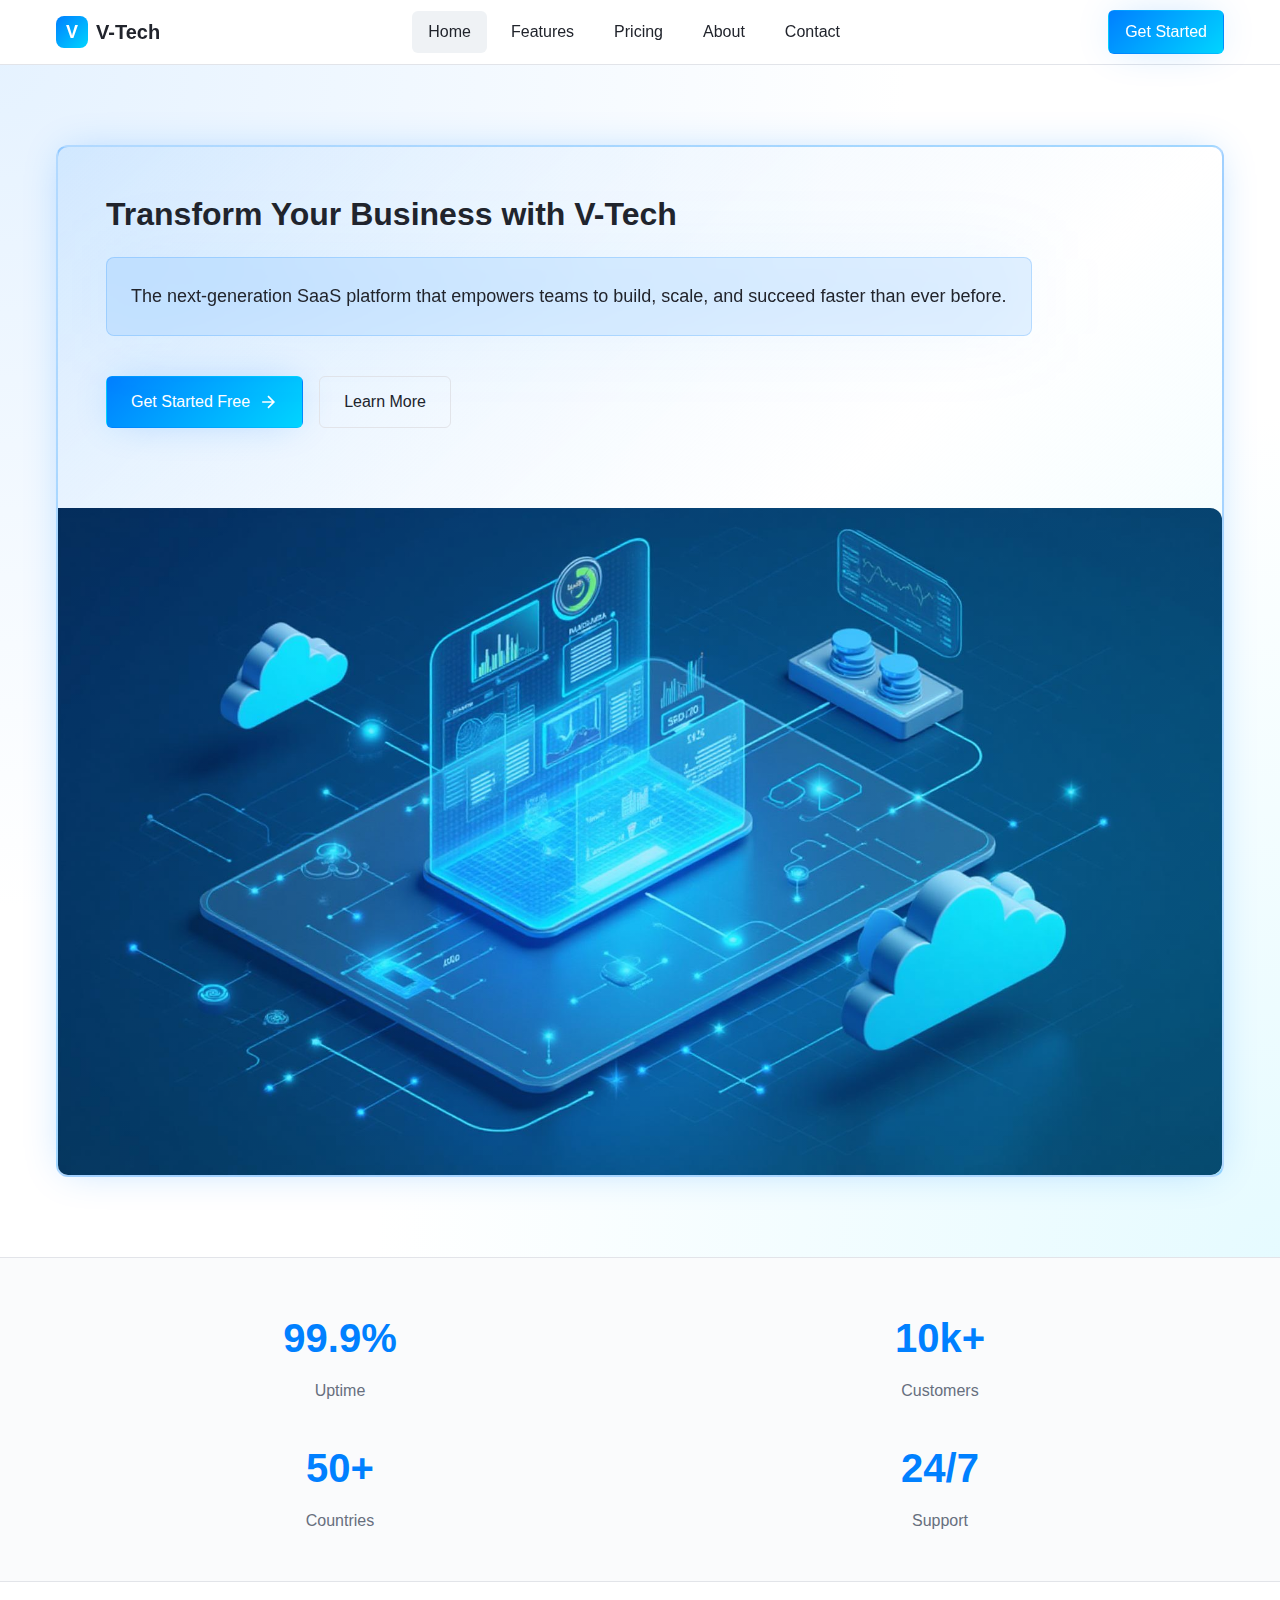
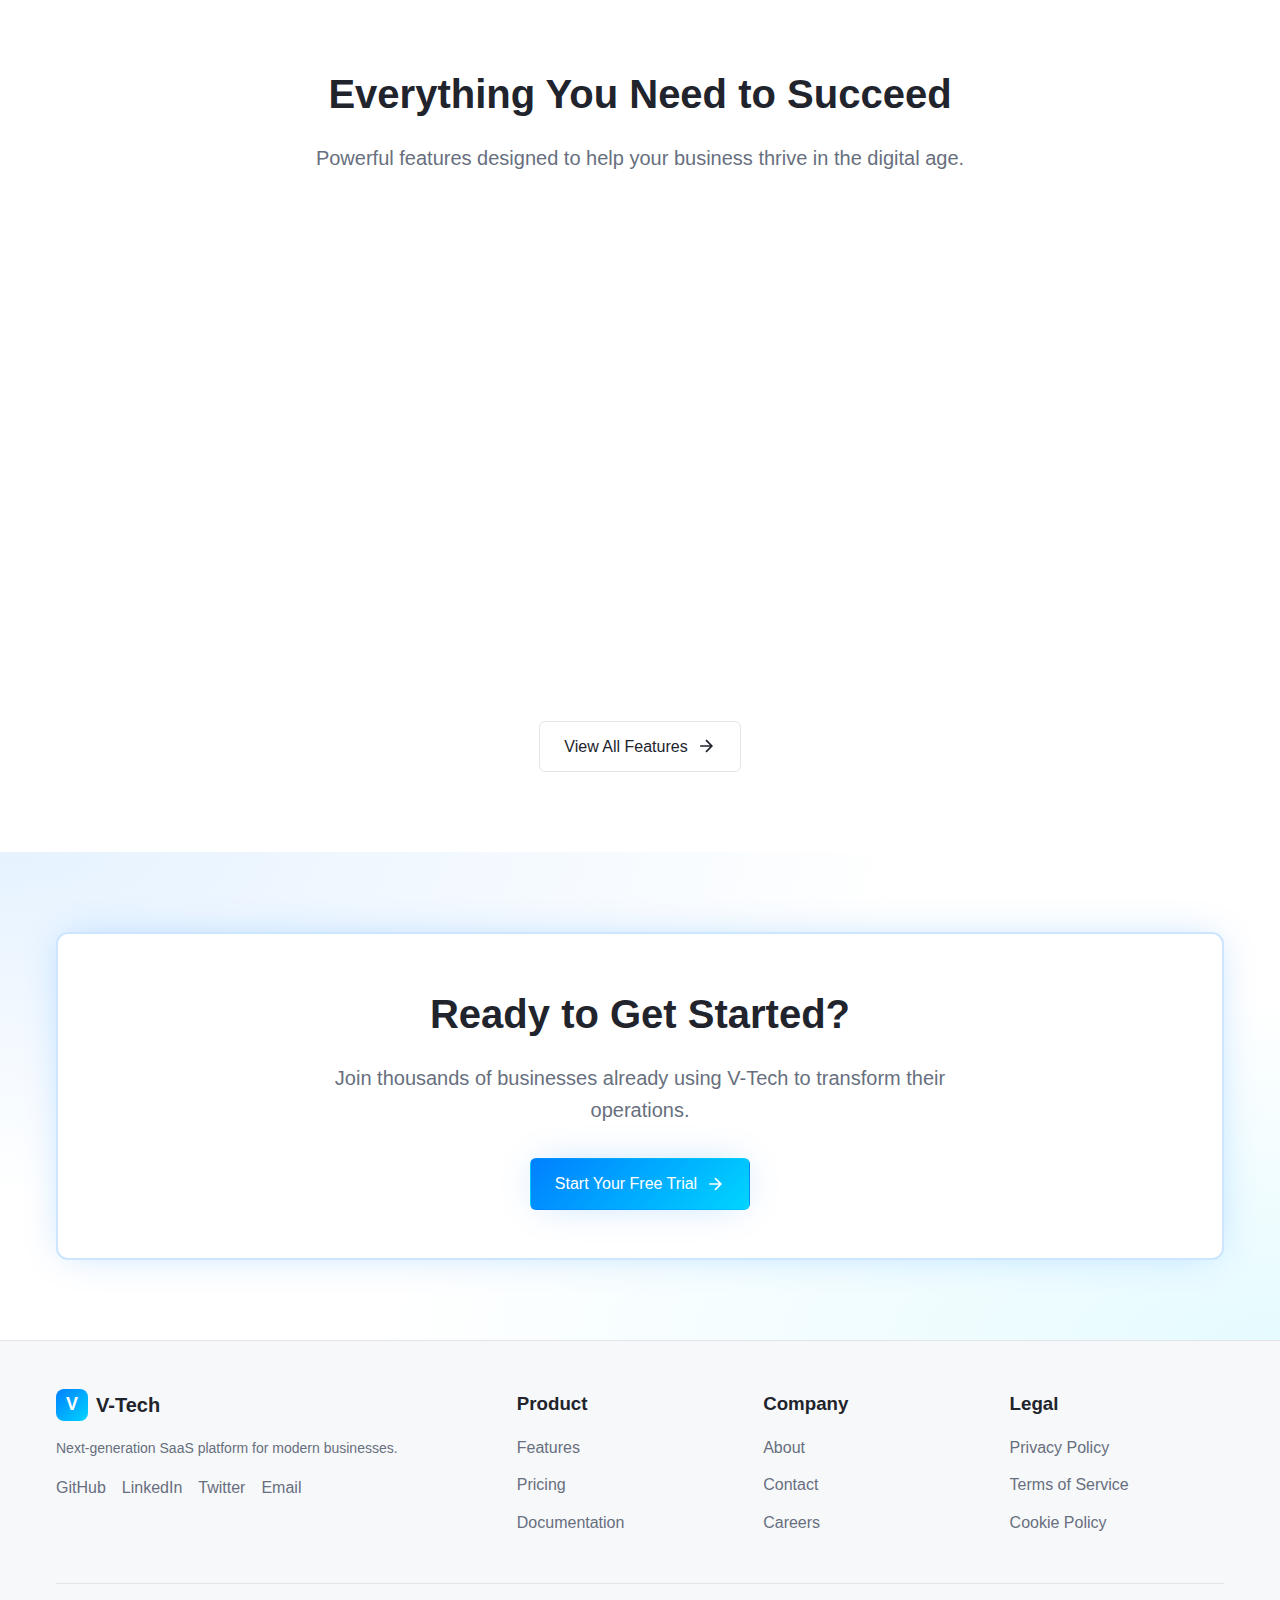
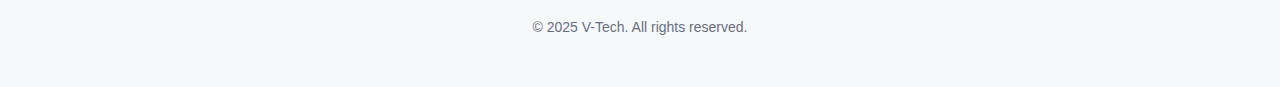
<file: index.html>
<!DOCTYPE html>
<html lang="en">
<head>
    <meta charset="UTF-8">
    <meta name="viewport" content="width=device-width, initial-scale=1.0">
    <title>V-Tech - Next-Generation SaaS Platform</title>
    <meta name="description" content="Transform your business with V-Tech, the leading SaaS platform offering enterprise-grade security, scalability, and innovation for modern businesses.">
    <link rel="stylesheet" href="styles.css">
</head>
<body>
    <!-- Navigation -->
    <nav class="navbar">
        <div class="container nav-container">
            <a href="index.html" class="logo">
                <div class="logo-icon">V</div>
                <span class="logo-text">V-Tech</span>
            </a>
            
            <div class="nav-menu" id="navMenu">
                <a href="index.html" class="nav-link active">Home</a>
                <a href="features.html" class="nav-link">Features</a>
                <a href="pricing.html" class="nav-link">Pricing</a>
                <a href="about.html" class="nav-link">About</a>
                <a href="contact.html" class="nav-link">Contact</a>

            </div>
            
            <a href="contact.html" class="btn btn-primary desktop-cta">Get Started</a>
            
            <button class="mobile-menu-btn" id="mobileMenuBtn">
                <span class="hamburger"></span>
            </button>
        </div>
    </nav>

    <!-- Hero Section -->
    <section class="hero-section">
        <div class="container">
            <div class="hero-card">
                <div class="hero-content">
                    <div class="hero-text">
                        <h1 class="hero-title">Transform Your Business with V-Tech</h1>
                        <div class="hero-tagline-box">
                            <p class="hero-tagline">
                                The next-generation SaaS platform that empowers teams to build, scale, and succeed faster than ever before.
                            </p>
                        </div>
                        <div class="hero-buttons">
                            <a href="contact.html" class="btn btn-primary btn-lg">
                                Get Started Free
                                <svg class="icon-arrow" width="20" height="20" viewBox="0 0 24 24" fill="none" stroke="currentColor" stroke-width="2">
                                    <path d="M5 12h14M12 5l7 7-7 7"/>
                                </svg>
                            </a>
                            <a href="features.html" class="btn btn-outline btn-lg">Learn More</a>
                        </div>
                    </div>
                </div>
                <div class="hero-image">
                    <img src="hero-3d.png" alt="3D visualization of V-Tech SaaS platform">
                </div>
            </div>
        </div>
    </section>

    <!-- Stats Section -->
    <section class="stats-section">
        <div class="container">
            <div class="stats-grid">
                <div class="stat-item">
                    <div class="stat-value">99.9%</div>
                    <div class="stat-label">Uptime</div>
                </div>
                <div class="stat-item">
                    <div class="stat-value">10k+</div>
                    <div class="stat-label">Customers</div>
                </div>
                <div class="stat-item">
                    <div class="stat-value">50+</div>
                    <div class="stat-label">Countries</div>
                </div>
                <div class="stat-item">
                    <div class="stat-value">24/7</div>
                    <div class="stat-label">Support</div>
                </div>
            </div>
        </div>
    </section>

    <!-- Features Section -->
    <section class="features-section">
        <div class="container">
            <div class="section-header">
                <h2 class="section-title">Everything You Need to Succeed</h2>
                <p class="section-subtitle">Powerful features designed to help your business thrive in the digital age.</p>
            </div>
            
            <div class="features-grid">
                <div class="feature-card">
                    <div class="feature-icon">⚡</div>
                    <h3 class="feature-title">Lightning Fast</h3>
                    <p class="feature-description">Built for speed with optimized performance and instant loading times.</p>
                </div>
                <div class="feature-card">
                    <div class="feature-icon">🛡️</div>
                    <h3 class="feature-title">Enterprise Security</h3>
                    <p class="feature-description">Bank-level security with encryption and compliance standards.</p>
                </div>
                <div class="feature-card">
                    <div class="feature-icon">📈</div>
                    <h3 class="feature-title">Scalable Growth</h3>
                    <p class="feature-description">Grow seamlessly from startup to enterprise without limits.</p>
                </div>
                <div class="feature-card">
                    <div class="feature-icon">👥</div>
                    <h3 class="feature-title">Team Collaboration</h3>
                    <p class="feature-description">Work together efficiently with real-time collaboration tools.</p>
                </div>
                <div class="feature-card">
                    <div class="feature-icon">🕐</div>
                    <h3 class="feature-title">24/7 Support</h3>
                    <p class="feature-description">Round-the-clock expert support whenever you need assistance.</p>
                </div>
                <div class="feature-card">
                    <div class="feature-icon">☁️</div>
                    <h3 class="feature-title">Cloud Native</h3>
                    <p class="feature-description">Access your data anywhere with secure cloud infrastructure.</p>
                </div>
            </div>
            
            <div class="section-cta">
                <a href="features.html" class="btn btn-outline btn-lg">
                    View All Features
                    <svg class="icon-arrow" width="20" height="20" viewBox="0 0 24 24" fill="none" stroke="currentColor" stroke-width="2">
                        <path d="M5 12h14M12 5l7 7-7 7"/>
                    </svg>
                </a>
            </div>
        </div>
    </section>

    <!-- CTA Section -->
    <section class="cta-section">
        <div class="container">
            <div class="cta-card">
                <h2 class="cta-title">Ready to Get Started?</h2>
                <p class="cta-description">Join thousands of businesses already using V-Tech to transform their operations.</p>
                <a href="contact.html" class="btn btn-primary btn-lg">
                    Start Your Free Trial
                    <svg class="icon-arrow" width="20" height="20" viewBox="0 0 24 24" fill="none" stroke="currentColor" stroke-width="2">
                        <path d="M5 12h14M12 5l7 7-7 7"/>
                    </svg>
                </a>
            </div>
        </div>
    </section>

    <!-- Footer -->
    <footer class="footer">
        <div class="container">
            <div class="footer-grid">
                <div class="footer-brand">
                    <div class="logo">
                        <div class="logo-icon">V</div>
                        <span class="logo-text">V-Tech</span>
                    </div>
                    <p class="footer-description">Next-generation SaaS platform for modern businesses.</p>
                    <div class="social-links">
                        <a href="#" class="social-link">GitHub</a>
                        <a href="#" class="social-link">LinkedIn</a>
                        <a href="#" class="social-link">Twitter</a>
                        <a href="#" class="social-link">Email</a>
                    </div>
                </div>
                
                <div class="footer-column">
                    <h3 class="footer-heading">Product</h3>
                    <ul class="footer-links">
                        <li><a href="features.html">Features</a></li>
                        <li><a href="pricing.html">Pricing</a></li>
                        <li><a href="#">Documentation</a></li>
                    </ul>
                </div>
                
                <div class="footer-column">
                    <h3 class="footer-heading">Company</h3>
                    <ul class="footer-links">
                        <li><a href="about.html">About</a></li>
                        <li><a href="contact.html">Contact</a></li>
                        <li><a href="#">Careers</a></li>
                    </ul>
                </div>
                
                <div class="footer-column">
                    <h3 class="footer-heading">Legal</h3>
                    <ul class="footer-links">
                        <li><a href="#">Privacy Policy</a></li>
                        <li><a href="#">Terms of Service</a></li>
                        <li><a href="#">Cookie Policy</a></li>
                    </ul>
                </div>
            </div>
            
            <div class="footer-bottom">
                <p>© 2025 V-Tech. All rights reserved.</p>
            </div>
        </div>
    </footer>

    <script src="script.js"></script>
</body>
</html>
</file>
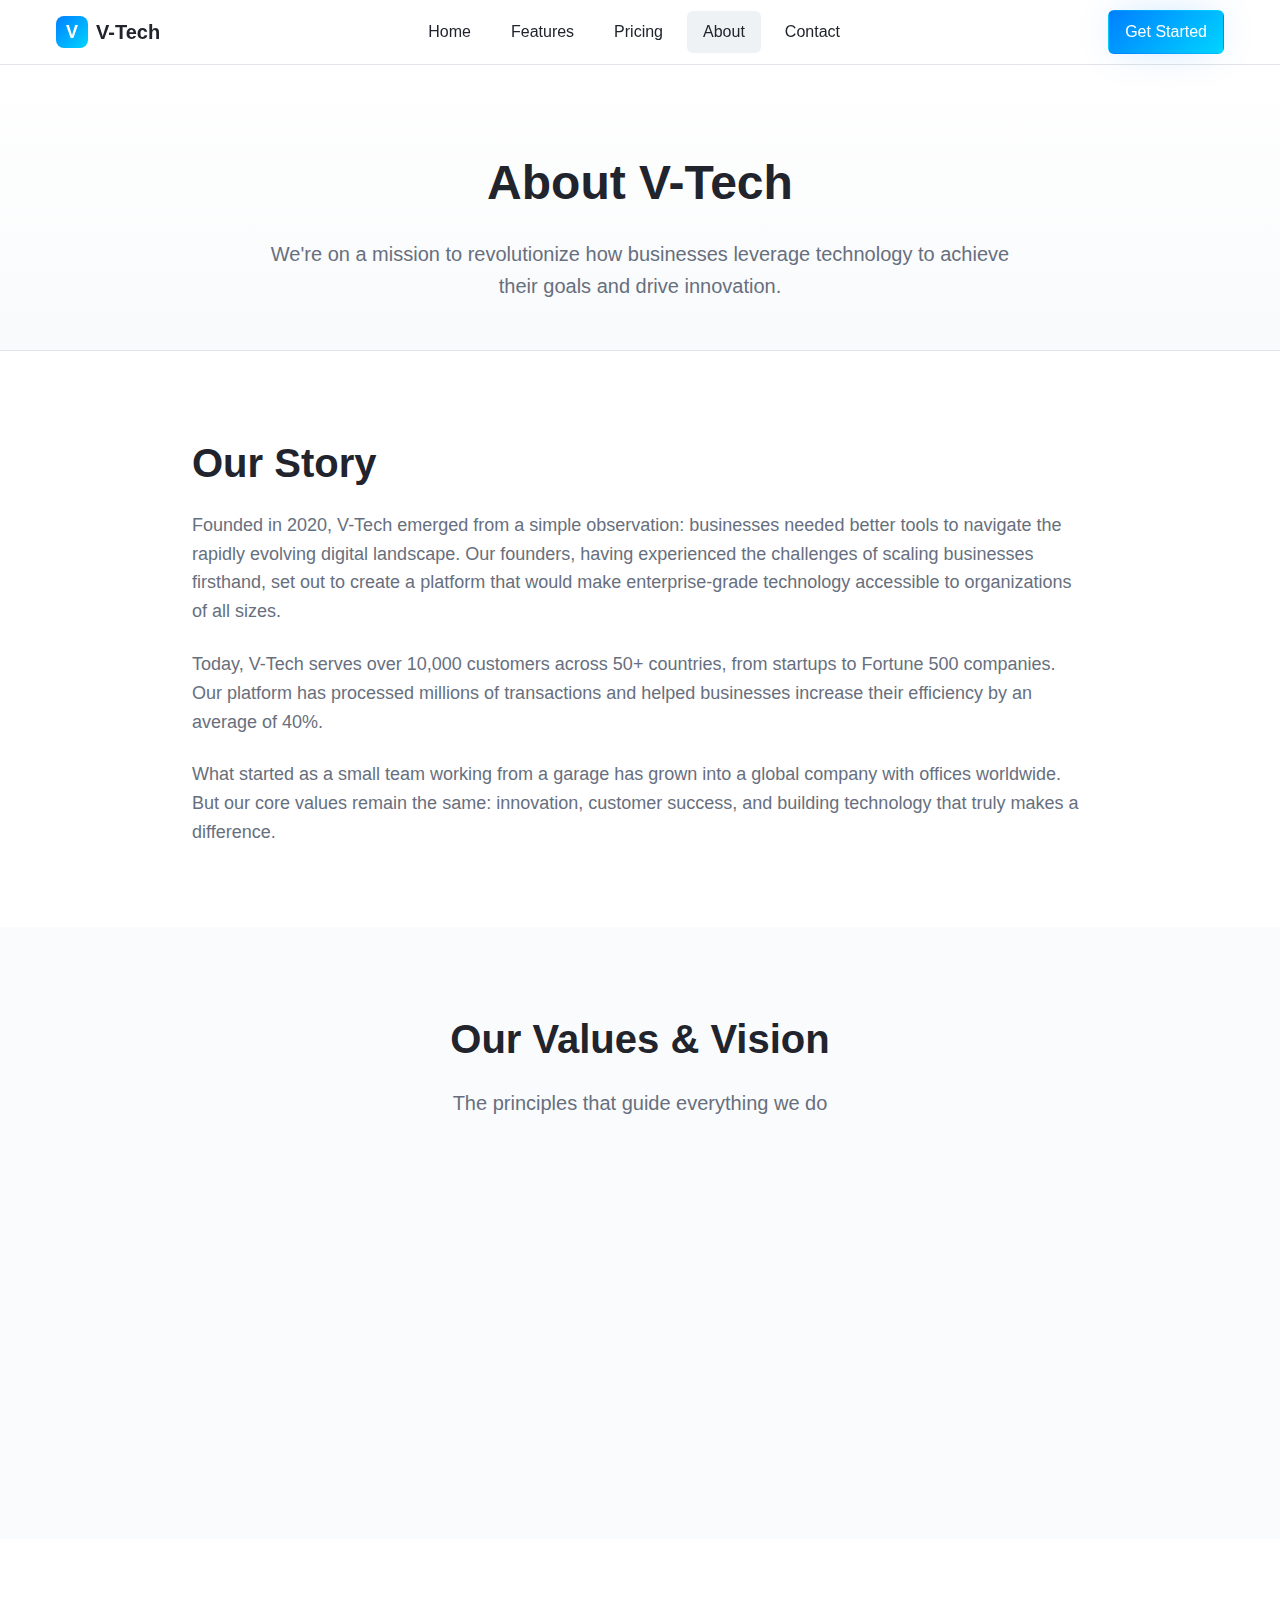
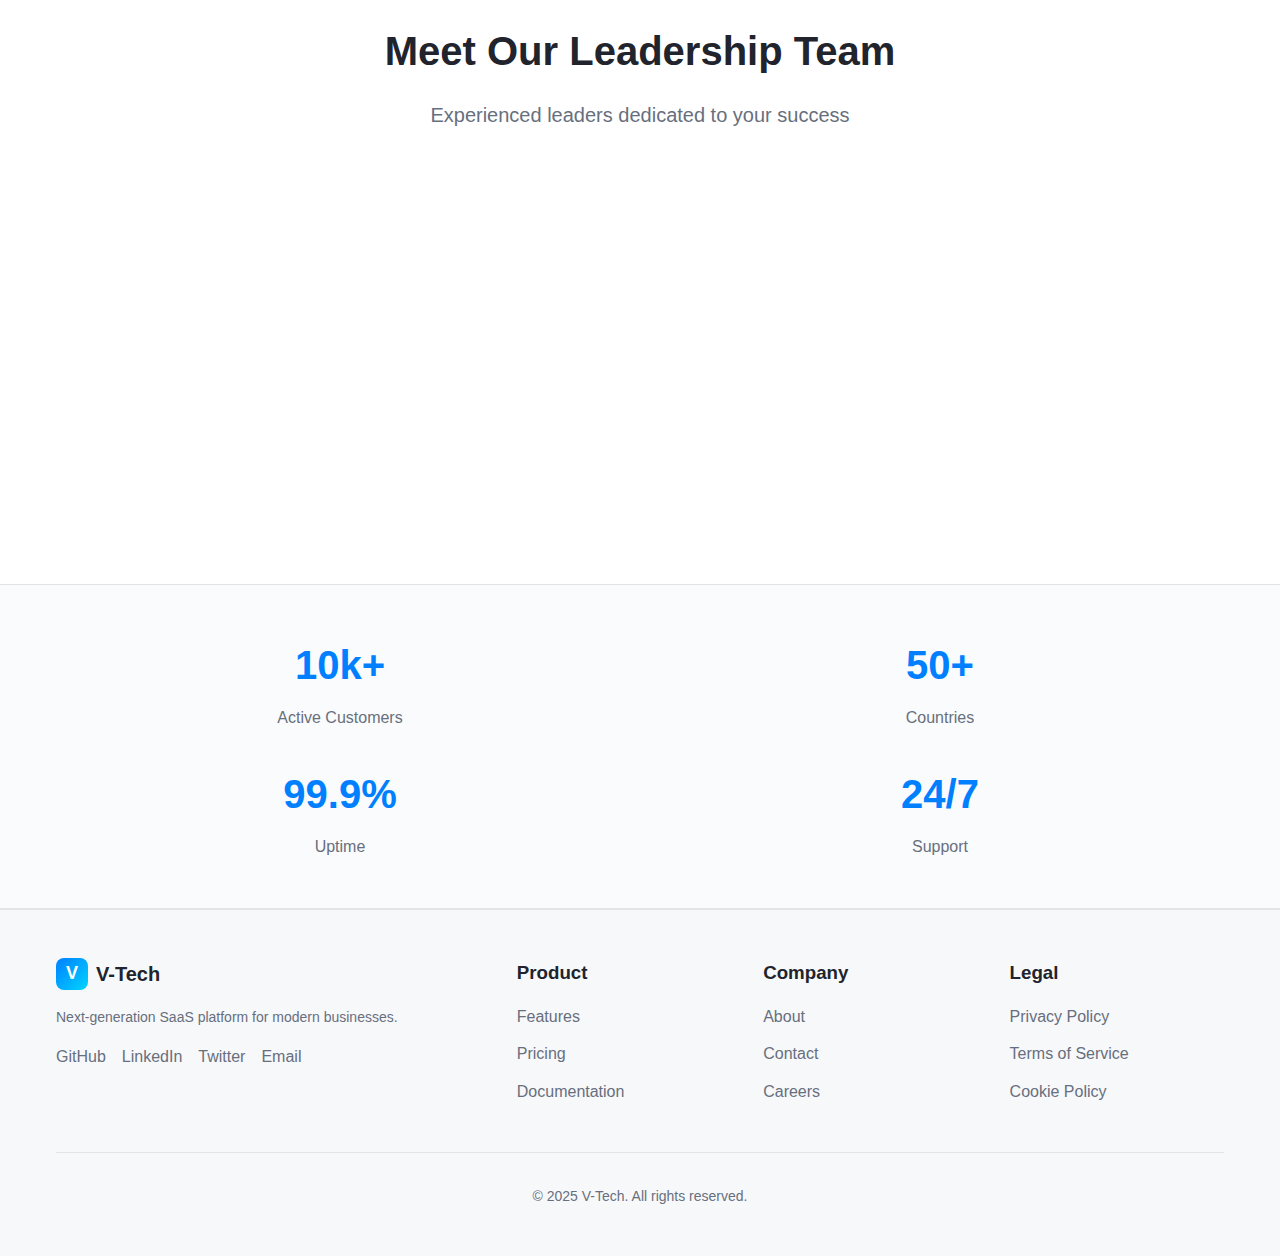
<file: about.html>
<!DOCTYPE html>
<html lang="en">
<head>
    <meta charset="UTF-8">
    <meta name="viewport" content="width=device-width, initial-scale=1.0">
    <title>About - V-Tech</title>
    <meta name="description" content="Learn about V-Tech's mission to revolutionize business technology and our commitment to innovation.">
    <link rel="stylesheet" href="styles.css">
</head>
<body>
    <!-- Navigation -->
    <nav class="navbar">
        <div class="container nav-container">
            <a href="index.html" class="logo">
                <div class="logo-icon">V</div>
                <span class="logo-text">V-Tech</span>
            </a>
            
            <div class="nav-menu" id="navMenu">
                <a href="index.html" class="nav-link">Home</a>
                <a href="features.html" class="nav-link">Features</a>
                <a href="pricing.html" class="nav-link">Pricing</a>
                <a href="about.html" class="nav-link active">About</a>
                <a href="contact.html" class="nav-link">Contact</a>
            
            </div>
            
            <a href="contact.html" class="btn btn-primary desktop-cta">Get Started</a>
            
            <button class="mobile-menu-btn" id="mobileMenuBtn">
                <span class="hamburger"></span>
            </button>
        </div>
    </nav>

    <!-- Page Hero -->
    <section class="page-hero">
        <div class="container">
            <h1 class="page-title">About V-Tech</h1>
            <p class="page-subtitle">We're on a mission to revolutionize how businesses leverage technology to achieve their goals and drive innovation.</p>
        </div>
    </section>

    <!-- Story Section -->
    <section class="page-content">
        <div class="container">
            <div class="about-story">
                <h2 class="section-title">Our Story</h2>
                <div class="story-content">
                    <p>Founded in 2020, V-Tech emerged from a simple observation: businesses needed better tools to navigate the rapidly evolving digital landscape. Our founders, having experienced the challenges of scaling businesses firsthand, set out to create a platform that would make enterprise-grade technology accessible to organizations of all sizes.</p>
                    
                    <p>Today, V-Tech serves over 10,000 customers across 50+ countries, from startups to Fortune 500 companies. Our platform has processed millions of transactions and helped businesses increase their efficiency by an average of 40%.</p>
                    
                    <p>What started as a small team working from a garage has grown into a global company with offices worldwide. But our core values remain the same: innovation, customer success, and building technology that truly makes a difference.</p>
                </div>
            </div>
        </div>
    </section>

    <!-- Values Section -->
    <section class="values-section">
        <div class="container">
            <div class="section-header">
                <h2 class="section-title">Our Values & Vision</h2>
                <p class="section-subtitle">The principles that guide everything we do</p>
            </div>
            
            <div class="values-grid">
                <div class="value-card">
                    <div class="value-icon">🎯</div>
                    <h3 class="value-title">Mission</h3>
                    <p class="value-description">To empower businesses with innovative SaaS solutions that drive growth and efficiency in the digital age.</p>
                </div>
                <div class="value-card">
                    <div class="value-icon">👁️</div>
                    <h3 class="value-title">Vision</h3>
                    <p class="value-description">To become the leading global platform that transforms how businesses operate and deliver value to their customers.</p>
                </div>
                <div class="value-card">
                    <div class="value-icon">🏆</div>
                    <h3 class="value-title">Excellence</h3>
                    <p class="value-description">We are committed to delivering exceptional quality in everything we do, from product design to customer support.</p>
                </div>
                <div class="value-card">
                    <div class="value-icon">👥</div>
                    <h3 class="value-title">Community</h3>
                    <p class="value-description">Building a supportive community where businesses can learn, grow, and succeed together.</p>
                </div>
            </div>
        </div>
    </section>

    <!-- Team Section -->
    <section class="page-content">
        <div class="container">
            <div class="section-header">
                <h2 class="section-title">Meet Our Leadership Team</h2>
                <p class="section-subtitle">Experienced leaders dedicated to your success</p>
            </div>
            
            <div class="team-grid">
                <div class="team-card">
                    <div class="team-avatar"></div>
                    <h3 class="team-name">Sarah Johnson</h3>
                    <p class="team-role">CEO & Founder</p>
                    <p class="team-bio">10+ years in SaaS and enterprise software</p>
                </div>
                <div class="team-card">
                    <div class="team-avatar"></div>
                    <h3 class="team-name">Michael Chen</h3>
                    <p class="team-role">CTO</p>
                    <p class="team-bio">Former Tech Lead at major tech companies</p>
                </div>
                <div class="team-card">
                    <div class="team-avatar"></div>
                    <h3 class="team-name">Emily Rodriguez</h3>
                    <p class="team-role">Head of Product</p>
                    <p class="team-bio">Product design expert with 8+ years experience</p>
                </div>
                <div class="team-card">
                    <div class="team-avatar"></div>
                    <h3 class="team-name">David Kim</h3>
                    <p class="team-role">VP of Engineering</p>
                    <p class="team-bio">Scaled multiple startups to enterprise level</p>
                </div>
            </div>
        </div>
    </section>

    <!-- Stats Section -->
    <section class="stats-section">
        <div class="container">
            <div class="stats-grid">
                <div class="stat-item">
                    <div class="stat-value">10k+</div>
                    <div class="stat-label">Active Customers</div>
                </div>
                <div class="stat-item">
                    <div class="stat-value">50+</div>
                    <div class="stat-label">Countries</div>
                </div>
                <div class="stat-item">
                    <div class="stat-value">99.9%</div>
                    <div class="stat-label">Uptime</div>
                </div>
                <div class="stat-item">
                    <div class="stat-value">24/7</div>
                    <div class="stat-label">Support</div>
                </div>
            </div>
        </div>
    </section>

    <!-- Footer -->
    <footer class="footer">
        <div class="container">
            <div class="footer-grid">
                <div class="footer-brand">
                    <div class="logo">
                        <div class="logo-icon">V</div>
                        <span class="logo-text">V-Tech</span>
                    </div>
                    <p class="footer-description">Next-generation SaaS platform for modern businesses.</p>
                    <div class="social-links">
                        <a href="#" class="social-link">GitHub</a>
                        <a href="#" class="social-link">LinkedIn</a>
                        <a href="#" class="social-link">Twitter</a>
                        <a href="#" class="social-link">Email</a>
                    </div>
                </div>
                
                <div class="footer-column">
                    <h3 class="footer-heading">Product</h3>
                    <ul class="footer-links">
                        <li><a href="features.html">Features</a></li>
                        <li><a href="pricing.html">Pricing</a></li>
                        <li><a href="#">Documentation</a></li>
                    </ul>
                </div>
                
                <div class="footer-column">
                    <h3 class="footer-heading">Company</h3>
                    <ul class="footer-links">
                        <li><a href="about.html">About</a></li>
                        <li><a href="contact.html">Contact</a></li>
                        <li><a href="#">Careers</a></li>
                    </ul>
                </div>
                
                <div class="footer-column">
                    <h3 class="footer-heading">Legal</h3>
                    <ul class="footer-links">
                        <li><a href="#">Privacy Policy</a></li>
                        <li><a href="#">Terms of Service</a></li>
                        <li><a href="#">Cookie Policy</a></li>
                    </ul>
                </div>
            </div>
            
            <div class="footer-bottom">
                <p>© 2025 V-Tech. All rights reserved.</p>
            </div>
        </div>
    </footer>

    <script src="script.js"></script>
</body>
</html>
</file>
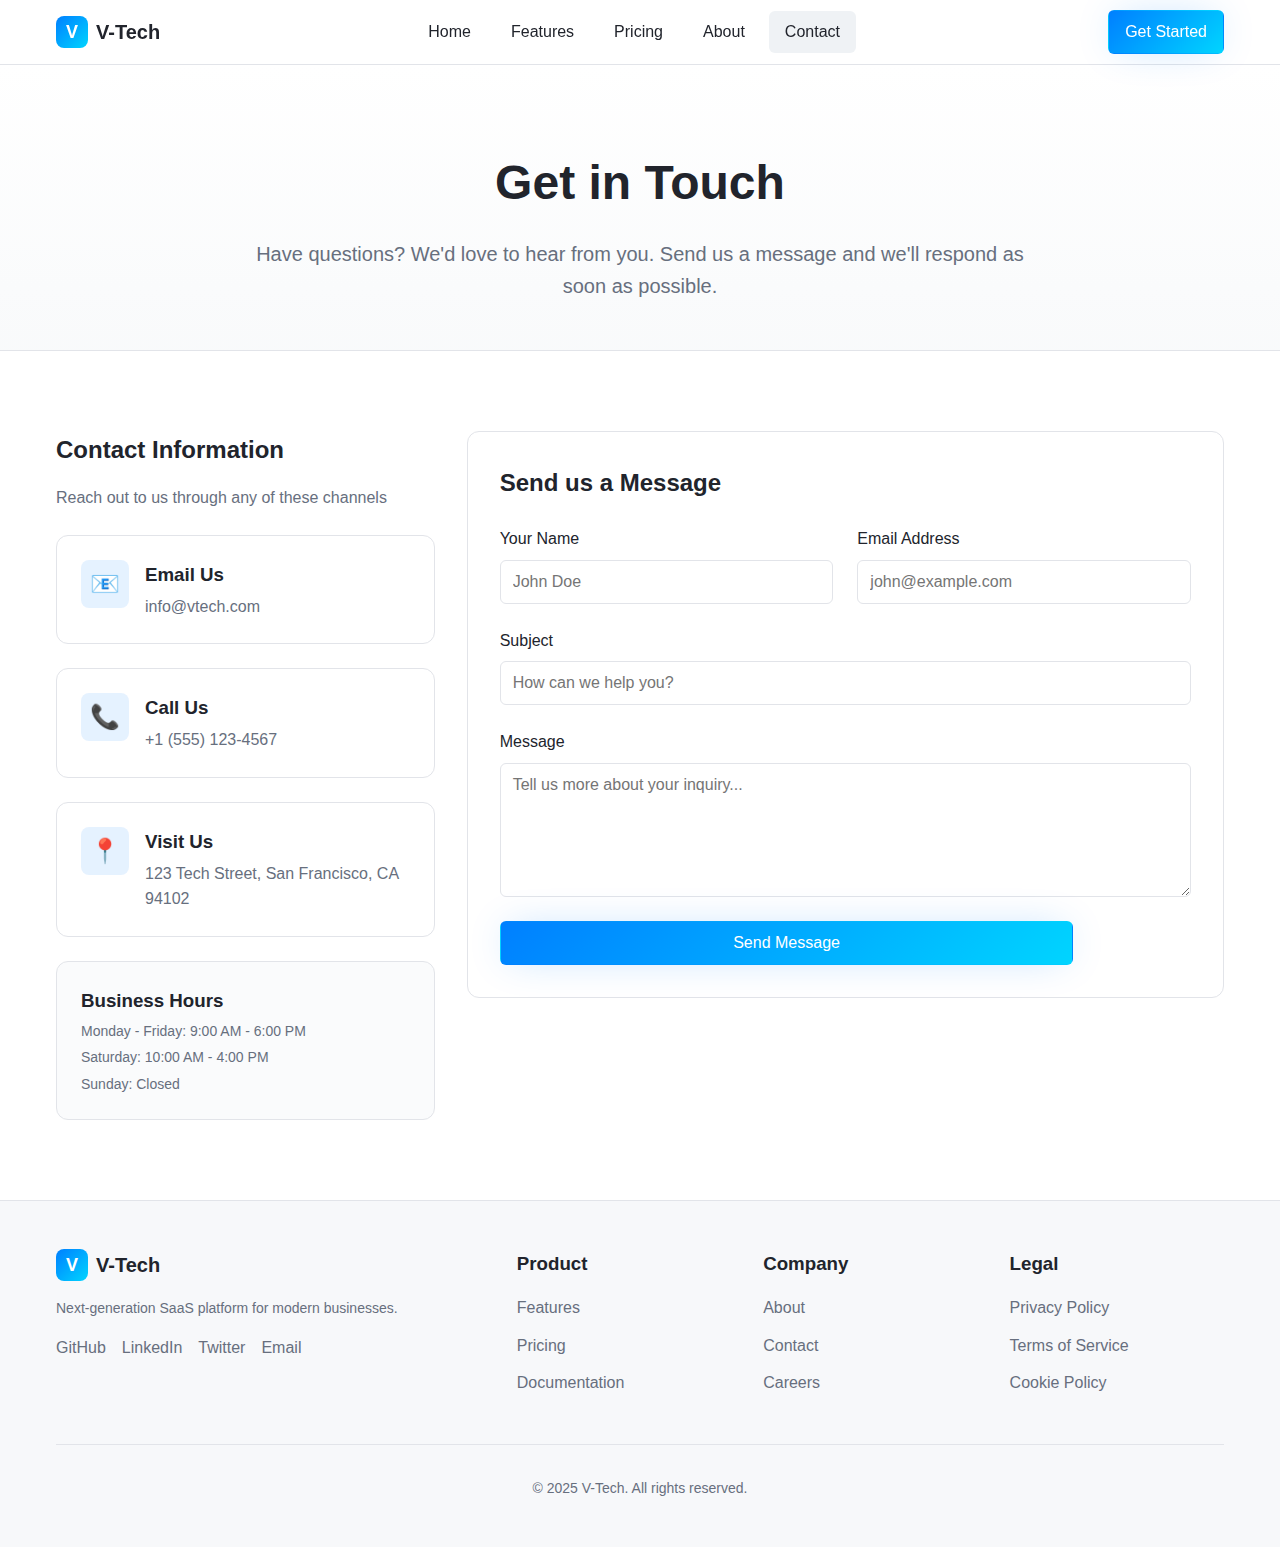
<file: contact.html>
<!DOCTYPE html>
<html lang="en">
<head>
    <meta charset="UTF-8">
    <meta name="viewport" content="width=device-width, initial-scale=1.0">
    <title>Contact - V-Tech</title>
    <meta name="description" content="Get in touch with V-Tech. We're here to help answer your questions and support your business needs.">
    <link rel="stylesheet" href="styles.css">
</head>
<body>
    <!-- Navigation -->
    <nav class="navbar">
        <div class="container nav-container">
            <a href="index.html" class="logo">
                <div class="logo-icon">V</div>
                <span class="logo-text">V-Tech</span>
            </a>
            
            <div class="nav-menu" id="navMenu">
                <a href="index.html" class="nav-link">Home</a>
                <a href="features.html" class="nav-link">Features</a>
                <a href="pricing.html" class="nav-link">Pricing</a>
                <a href="about.html" class="nav-link">About</a>
                <a href="contact.html" class="nav-link active">Contact</a>
                
            </div>
            
            <a href="contact.html" class="btn btn-primary desktop-cta">Get Started</a>
            
            <button class="mobile-menu-btn" id="mobileMenuBtn">
                <span class="hamburger"></span>
            </button>
        </div>
    </nav>

    <!-- Page Hero -->
    <section class="page-hero">
        <div class="container">
            <h1 class="page-title">Get in Touch</h1>
            <p class="page-subtitle">Have questions? We'd love to hear from you. Send us a message and we'll respond as soon as possible.</p>
        </div>
    </section>

    <!-- Contact Section -->
    <section class="page-content">
        <div class="container">
            <div class="contact-layout">
                <!-- Contact Info -->
                <div class="contact-info">
                    <div class="contact-intro">
                        <h2 class="contact-heading">Contact Information</h2>
                        <p class="contact-subtext">Reach out to us through any of these channels</p>
                    </div>

                    <div class="contact-cards">
                        <div class="contact-card">
                            <div class="contact-icon">📧</div>
                            <div class="contact-details">
                                <h3 class="contact-title">Email Us</h3>
                                <a href="mailto:info@vtech.com" class="contact-link">info@vtech.com</a>
                            </div>
                        </div>

                        <div class="contact-card">
                            <div class="contact-icon">📞</div>
                            <div class="contact-details">
                                <h3 class="contact-title">Call Us</h3>
                                <a href="tel:+15551234567" class="contact-link">+1 (555) 123-4567</a>
                            </div>
                        </div>

                        <div class="contact-card">
                            <div class="contact-icon">📍</div>
                            <div class="contact-details">
                                <h3 class="contact-title">Visit Us</h3>
                                <p class="contact-text">123 Tech Street, San Francisco, CA 94102</p>
                            </div>
                        </div>

                        <div class="contact-card hours-card">
                            <h3 class="contact-title">Business Hours</h3>
                            <div class="hours-list">
                                <p>Monday - Friday: 9:00 AM - 6:00 PM</p>
                                <p>Saturday: 10:00 AM - 4:00 PM</p>
                                <p>Sunday: Closed</p>
                            </div>
                        </div>
                    </div>
                </div>

                <!-- Contact Form -->
                <div class="contact-form-wrapper">
                    <div class="form-card">
                        <h2 class="form-heading">Send us a Message</h2>
                        
                        <form id="contactForm" class="contact-form">
                            <div class="form-row">
                                <div class="form-group">
                                    <label for="name" class="form-label">Your Name</label>
                                    <input type="text" id="name" name="name" class="form-input" placeholder="John Doe" required>
                                </div>
                                
                                <div class="form-group">
                                    <label for="email" class="form-label">Email Address</label>
                                    <input type="email" id="email" name="email" class="form-input" placeholder="john@example.com" required>
                                </div>
                            </div>

                            <div class="form-group">
                                <label for="subject" class="form-label">Subject</label>
                                <input type="text" id="subject" name="subject" class="form-input" placeholder="How can we help you?" required>
                            </div>

                            <div class="form-group">
                                <label for="message" class="form-label">Message</label>
                                <textarea id="message" name="message" class="form-textarea" rows="6" placeholder="Tell us more about your inquiry..." required></textarea>
                            </div>

                            <button type="submit" class="btn btn-primary btn-full btn-lg" >Send Message</button>
                        </form>
                        
                        <div id="formMessage" class="form-message" style="display: none;"></div>
                    </div>
                </div>
            </div>
        </div>
    </section>

    <!-- Footer -->
    <footer class="footer">
        <div class="container">
            <div class="footer-grid">
                <div class="footer-brand">
                    <div class="logo">
                        <div class="logo-icon">V</div>
                        <span class="logo-text">V-Tech</span>
                    </div>
                    <p class="footer-description">Next-generation SaaS platform for modern businesses.</p>
                    <div class="social-links">
                        <a href="#" class="social-link">GitHub</a>
                        <a href="#" class="social-link">LinkedIn</a>
                        <a href="#" class="social-link">Twitter</a>
                        <a href="#" class="social-link">Email</a>
                    </div>
                </div>
                
                <div class="footer-column">
                    <h3 class="footer-heading">Product</h3>
                    <ul class="footer-links">
                        <li><a href="features.html">Features</a></li>
                        <li><a href="pricing.html">Pricing</a></li>
                        <li><a href="#">Documentation</a></li>
                    </ul>
                </div>
                
                <div class="footer-column">
                    <h3 class="footer-heading">Company</h3>
                    <ul class="footer-links">
                        <li><a href="about.html">About</a></li>
                        <li><a href="contact.html">Contact</a></li>
                        <li><a href="#">Careers</a></li>
                    </ul>
                </div>
                
                <div class="footer-column">
                    <h3 class="footer-heading">Legal</h3>
                    <ul class="footer-links">
                        <li><a href="#">Privacy Policy</a></li>
                        <li><a href="#">Terms of Service</a></li>
                        <li><a href="#">Cookie Policy</a></li>
                    </ul>
                </div>
            </div>
            
            <div class="footer-bottom">
                <p>© 2025 V-Tech. All rights reserved.</p>
            </div>
        </div>
    </footer>

    <script src="script.js"></script>
</body>
</html>
</file>
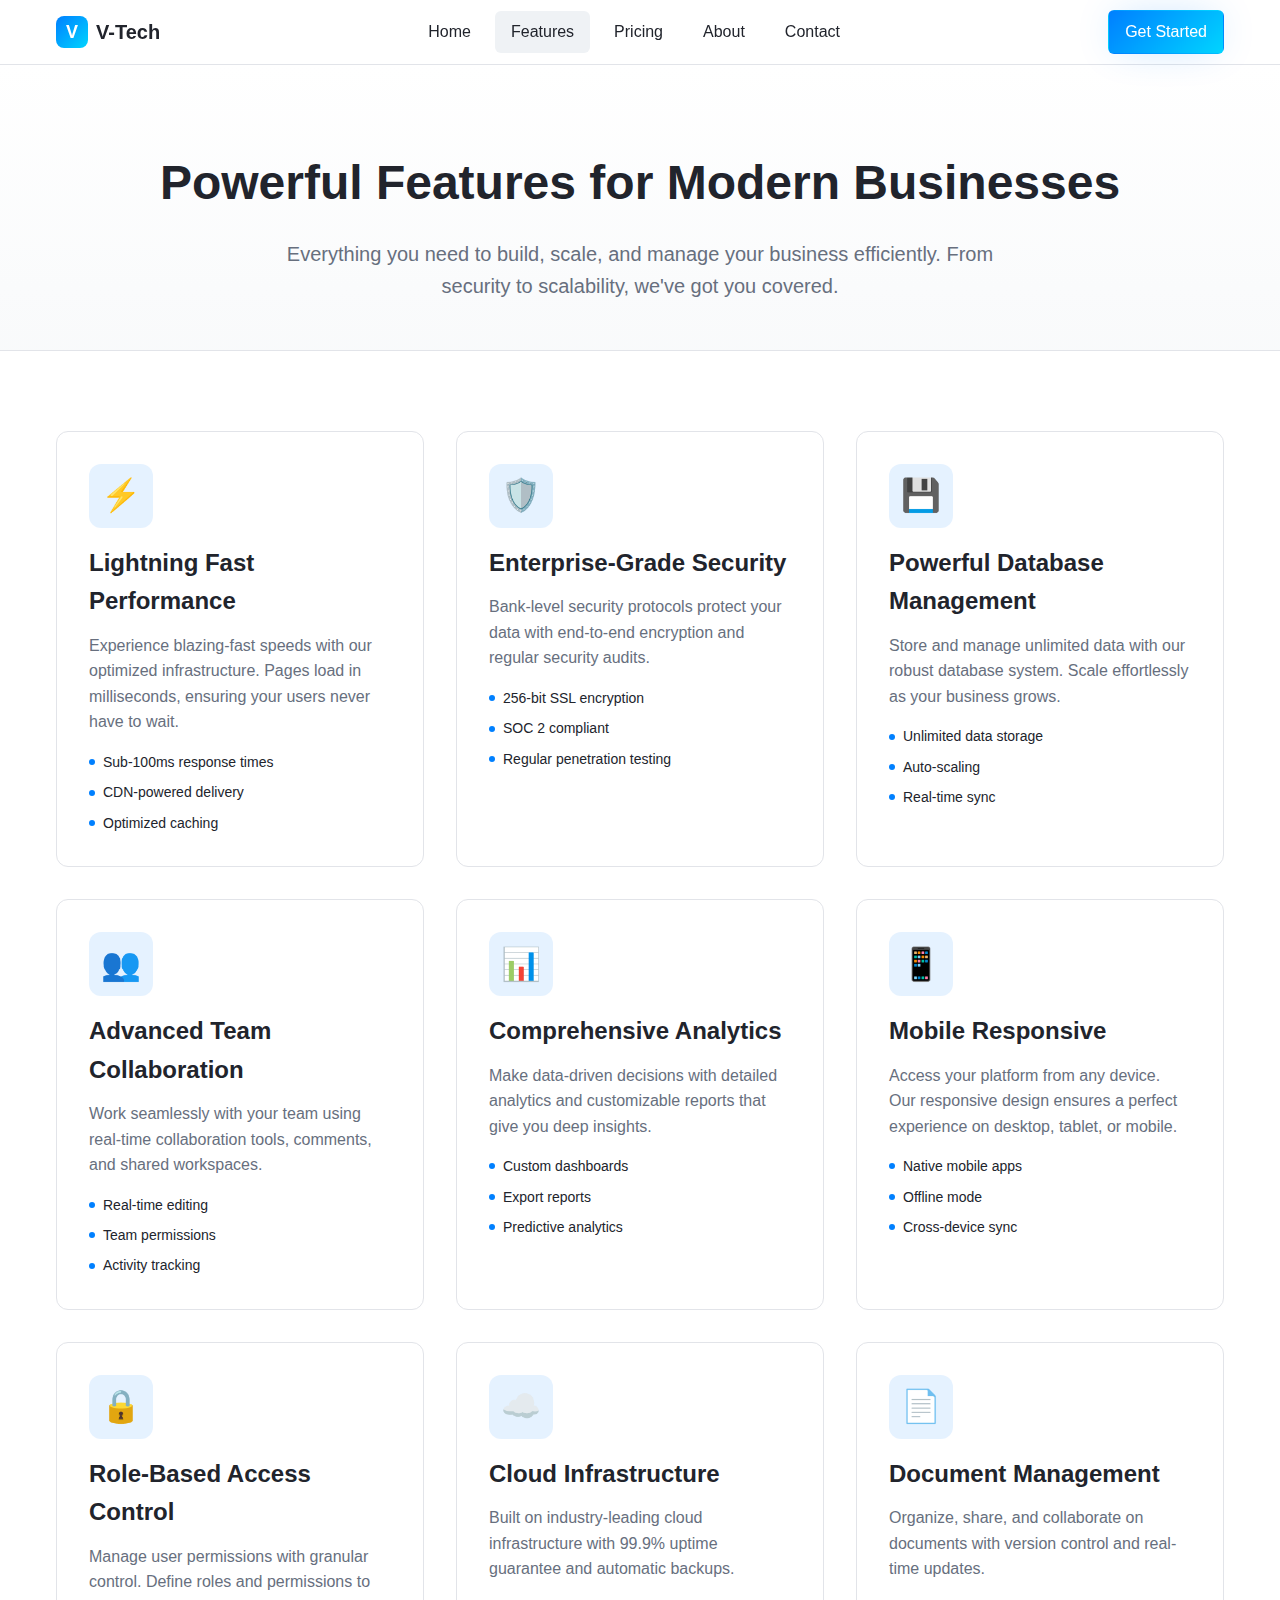
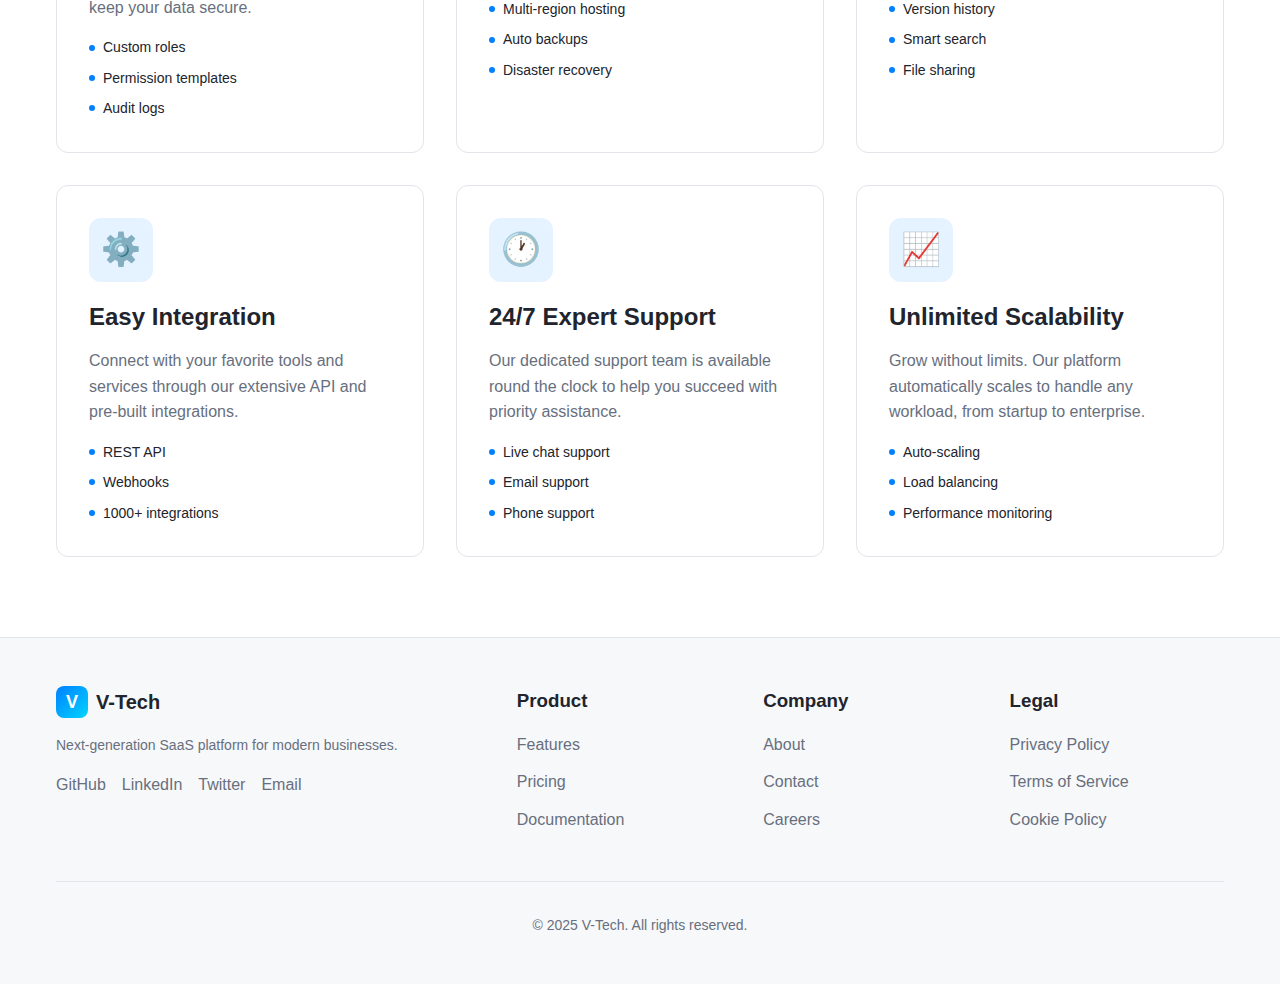
<file: features.html>
<!DOCTYPE html>
<html lang="en">
<head>
    <meta charset="UTF-8">
    <meta name="viewport" content="width=device-width, initial-scale=1.0">
    <title>Features - V-Tech</title>
    <meta name="description" content="Discover powerful features of V-Tech SaaS platform including enterprise security, scalability, and 24/7 support.">
    <link rel="stylesheet" href="styles.css">
</head>
<body>
    <!-- Navigation -->
    <nav class="navbar">
        <div class="container nav-container">
            <a href="index.html" class="logo">
                <div class="logo-icon">V</div>
                <span class="logo-text">V-Tech</span>
            </a>
            
            <div class="nav-menu" id="navMenu">
                <a href="index.html" class="nav-link">Home</a>
                <a href="features.html" class="nav-link active">Features</a>
                <a href="pricing.html" class="nav-link">Pricing</a>
                <a href="about.html" class="nav-link">About</a>
                <a href="contact.html" class="nav-link">Contact</a>
                
            </div>
            
            <a href="contact.html" class="btn btn-primary desktop-cta">Get Started</a>
            
            <button class="mobile-menu-btn" id="mobileMenuBtn">
                <span class="hamburger"></span>
            </button>
        </div>
    </nav>

    <!-- Page Hero -->
    <section class="page-hero">
        <div class="container">
            <h1 class="page-title">Powerful Features for Modern Businesses</h1>
            <p class="page-subtitle">Everything you need to build, scale, and manage your business efficiently. From security to scalability, we've got you covered.</p>
        </div>
    </section>

    <!-- Features Grid -->
    <section class="page-content">
        <div class="container">
            <div class="features-grid-detailed">
                <div class="feature-card-detailed">
                    <div class="feature-icon-large">⚡</div>
                    <h3 class="feature-title-large">Lightning Fast Performance</h3>
                    <p class="feature-description-large">Experience blazing-fast speeds with our optimized infrastructure. Pages load in milliseconds, ensuring your users never have to wait.</p>
                    <ul class="feature-benefits">
                        <li>Sub-100ms response times</li>
                        <li>CDN-powered delivery</li>
                        <li>Optimized caching</li>
                    </ul>
                </div>

                <div class="feature-card-detailed">
                    <div class="feature-icon-large">🛡️</div>
                    <h3 class="feature-title-large">Enterprise-Grade Security</h3>
                    <p class="feature-description-large">Bank-level security protocols protect your data with end-to-end encryption and regular security audits.</p>
                    <ul class="feature-benefits">
                        <li>256-bit SSL encryption</li>
                        <li>SOC 2 compliant</li>
                        <li>Regular penetration testing</li>
                    </ul>
                </div>

                <div class="feature-card-detailed">
                    <div class="feature-icon-large">💾</div>
                    <h3 class="feature-title-large">Powerful Database Management</h3>
                    <p class="feature-description-large">Store and manage unlimited data with our robust database system. Scale effortlessly as your business grows.</p>
                    <ul class="feature-benefits">
                        <li>Unlimited data storage</li>
                        <li>Auto-scaling</li>
                        <li>Real-time sync</li>
                    </ul>
                </div>

                <div class="feature-card-detailed">
                    <div class="feature-icon-large">👥</div>
                    <h3 class="feature-title-large">Advanced Team Collaboration</h3>
                    <p class="feature-description-large">Work seamlessly with your team using real-time collaboration tools, comments, and shared workspaces.</p>
                    <ul class="feature-benefits">
                        <li>Real-time editing</li>
                        <li>Team permissions</li>
                        <li>Activity tracking</li>
                    </ul>
                </div>

                <div class="feature-card-detailed">
                    <div class="feature-icon-large">📊</div>
                    <h3 class="feature-title-large">Comprehensive Analytics</h3>
                    <p class="feature-description-large">Make data-driven decisions with detailed analytics and customizable reports that give you deep insights.</p>
                    <ul class="feature-benefits">
                        <li>Custom dashboards</li>
                        <li>Export reports</li>
                        <li>Predictive analytics</li>
                    </ul>
                </div>

                <div class="feature-card-detailed">
                    <div class="feature-icon-large">📱</div>
                    <h3 class="feature-title-large">Mobile Responsive</h3>
                    <p class="feature-description-large">Access your platform from any device. Our responsive design ensures a perfect experience on desktop, tablet, or mobile.</p>
                    <ul class="feature-benefits">
                        <li>Native mobile apps</li>
                        <li>Offline mode</li>
                        <li>Cross-device sync</li>
                    </ul>
                </div>

                <div class="feature-card-detailed">
                    <div class="feature-icon-large">🔒</div>
                    <h3 class="feature-title-large">Role-Based Access Control</h3>
                    <p class="feature-description-large">Manage user permissions with granular control. Define roles and permissions to keep your data secure.</p>
                    <ul class="feature-benefits">
                        <li>Custom roles</li>
                        <li>Permission templates</li>
                        <li>Audit logs</li>
                    </ul>
                </div>

                <div class="feature-card-detailed">
                    <div class="feature-icon-large">☁️</div>
                    <h3 class="feature-title-large">Cloud Infrastructure</h3>
                    <p class="feature-description-large">Built on industry-leading cloud infrastructure with 99.9% uptime guarantee and automatic backups.</p>
                    <ul class="feature-benefits">
                        <li>Multi-region hosting</li>
                        <li>Auto backups</li>
                        <li>Disaster recovery</li>
                    </ul>
                </div>

                <div class="feature-card-detailed">
                    <div class="feature-icon-large">📄</div>
                    <h3 class="feature-title-large">Document Management</h3>
                    <p class="feature-description-large">Organize, share, and collaborate on documents with version control and real-time updates.</p>
                    <ul class="feature-benefits">
                        <li>Version history</li>
                        <li>Smart search</li>
                        <li>File sharing</li>
                    </ul>
                </div>

                <div class="feature-card-detailed">
                    <div class="feature-icon-large">⚙️</div>
                    <h3 class="feature-title-large">Easy Integration</h3>
                    <p class="feature-description-large">Connect with your favorite tools and services through our extensive API and pre-built integrations.</p>
                    <ul class="feature-benefits">
                        <li>REST API</li>
                        <li>Webhooks</li>
                        <li>1000+ integrations</li>
                    </ul>
                </div>

                <div class="feature-card-detailed">
                    <div class="feature-icon-large">🕐</div>
                    <h3 class="feature-title-large">24/7 Expert Support</h3>
                    <p class="feature-description-large">Our dedicated support team is available round the clock to help you succeed with priority assistance.</p>
                    <ul class="feature-benefits">
                        <li>Live chat support</li>
                        <li>Email support</li>
                        <li>Phone support</li>
                    </ul>
                </div>

                <div class="feature-card-detailed">
                    <div class="feature-icon-large">📈</div>
                    <h3 class="feature-title-large">Unlimited Scalability</h3>
                    <p class="feature-description-large">Grow without limits. Our platform automatically scales to handle any workload, from startup to enterprise.</p>
                    <ul class="feature-benefits">
                        <li>Auto-scaling</li>
                        <li>Load balancing</li>
                        <li>Performance monitoring</li>
                    </ul>
                </div>
            </div>
        </div>
    </section>

    <!-- Footer -->
    <footer class="footer">
        <div class="container">
            <div class="footer-grid">
                <div class="footer-brand">
                    <div class="logo">
                        <div class="logo-icon">V</div>
                        <span class="logo-text">V-Tech</span>
                    </div>
                    <p class="footer-description">Next-generation SaaS platform for modern businesses.</p>
                    <div class="social-links">
                        <a href="#" class="social-link">GitHub</a>
                        <a href="#" class="social-link">LinkedIn</a>
                        <a href="#" class="social-link">Twitter</a>
                        <a href="#" class="social-link">Email</a>
                    </div>
                </div>
                
                <div class="footer-column">
                    <h3 class="footer-heading">Product</h3>
                    <ul class="footer-links">
                        <li><a href="features.html">Features</a></li>
                        <li><a href="pricing.html">Pricing</a></li>
                        <li><a href="#">Documentation</a></li>
                    </ul>
                </div>
                
                <div class="footer-column">
                    <h3 class="footer-heading">Company</h3>
                    <ul class="footer-links">
                        <li><a href="about.html">About</a></li>
                        <li><a href="contact.html">Contact</a></li>
                        <li><a href="#">Careers</a></li>
                    </ul>
                </div>
                
                <div class="footer-column">
                    <h3 class="footer-heading">Legal</h3>
                    <ul class="footer-links">
                        <li><a href="#">Privacy Policy</a></li>
                        <li><a href="#">Terms of Service</a></li>
                        <li><a href="#">Cookie Policy</a></li>
                    </ul>
                </div>
            </div>
            
            <div class="footer-bottom">
                <p>© 2025 V-Tech. All rights reserved.</p>
            </div>
        </div>
    </footer>

    <script src="script.js"></script>
</body>
</html>
</file>
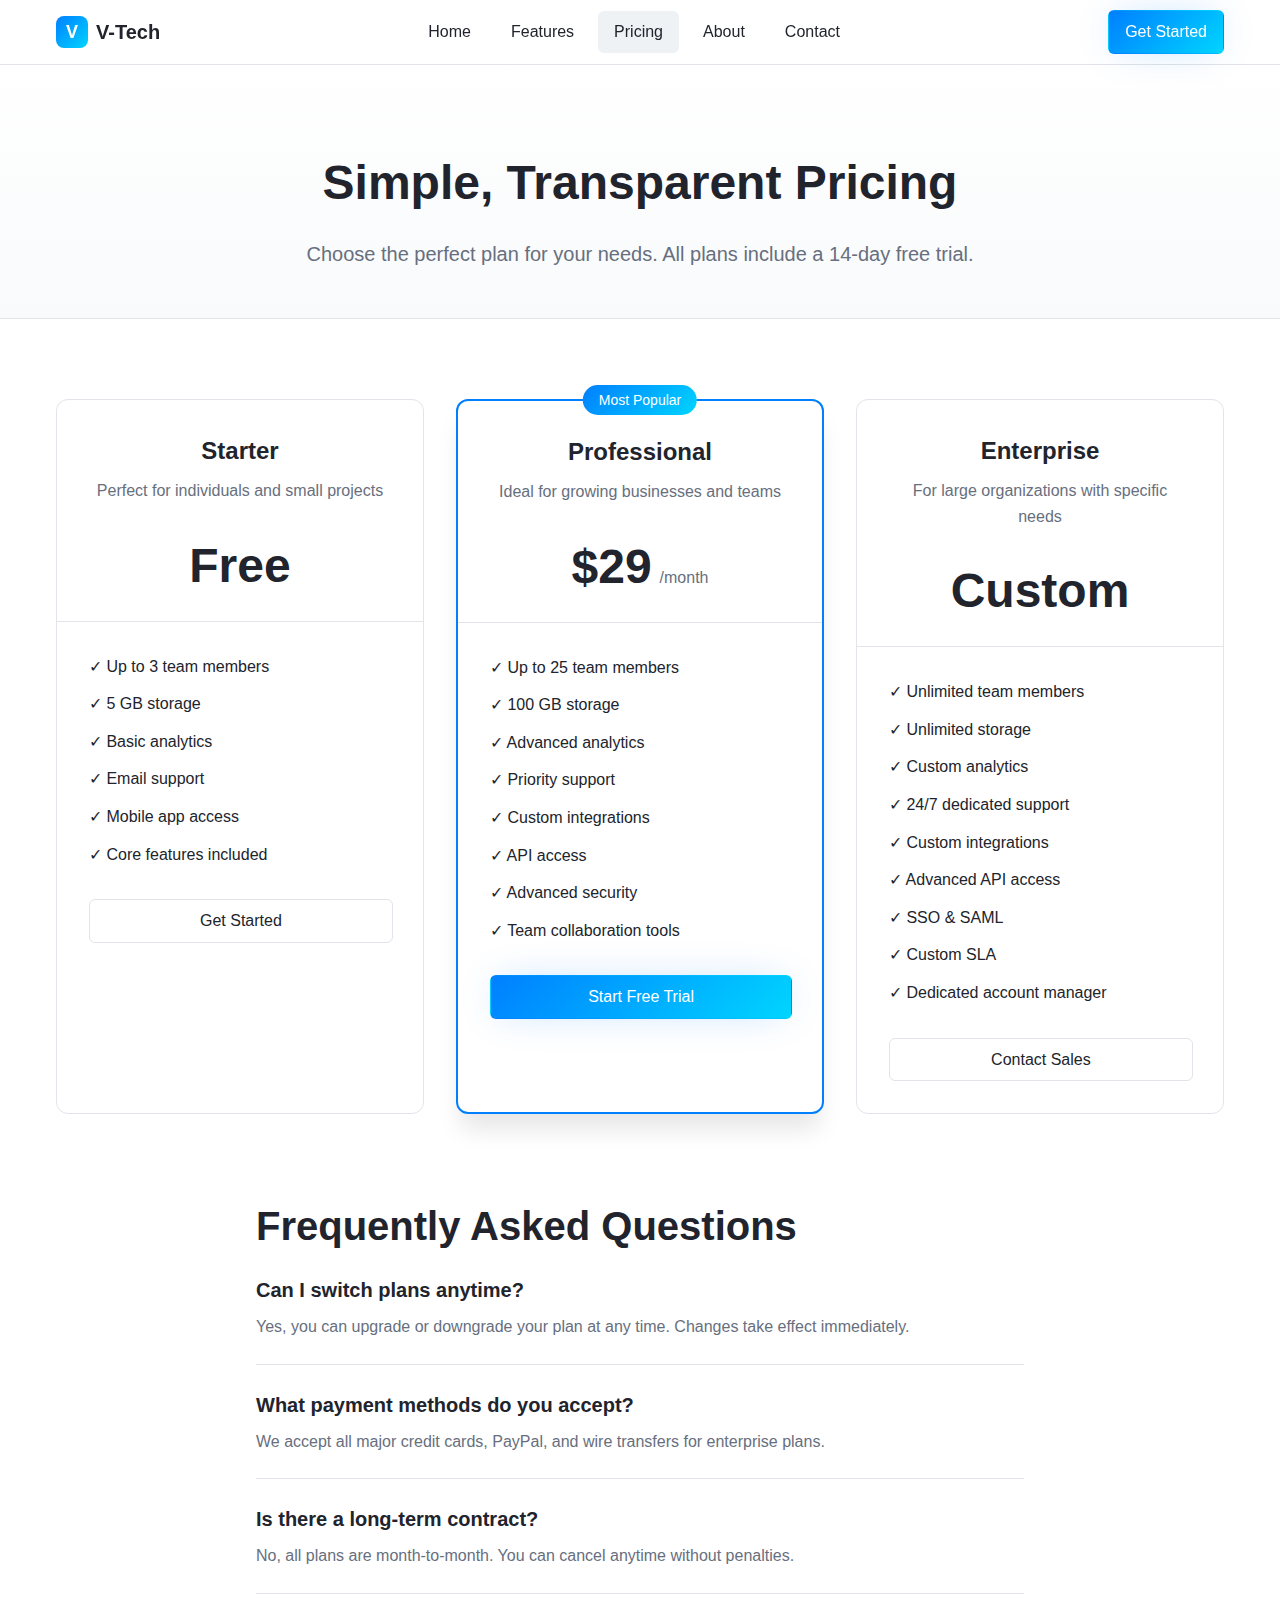
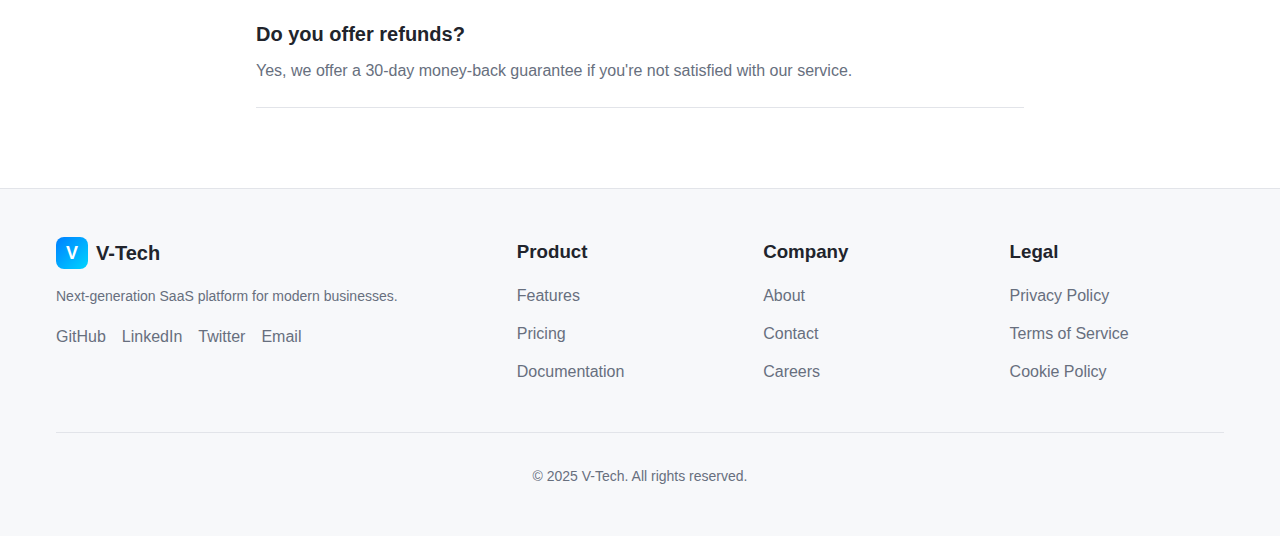
<file: pricing.html>
<!DOCTYPE html>
<html lang="en">
<head>
    <meta charset="UTF-8">
    <meta name="viewport" content="width=device-width, initial-scale=1.0">
    <title>Pricing - V-Tech</title>
    <meta name="description" content="Choose the perfect V-Tech plan for your business. Simple, transparent pricing with 14-day free trial.">
    <link rel="stylesheet" href="styles.css">
</head>
<body>
    <!-- Navigation -->
    <nav class="navbar">
        <div class="container nav-container">
            <a href="index.html" class="logo">
                <div class="logo-icon">V</div>
                <span class="logo-text">V-Tech</span>
            </a>
            
            <div class="nav-menu" id="navMenu">
                <a href="index.html" class="nav-link">Home</a>
                <a href="features.html" class="nav-link">Features</a>
                <a href="pricing.html" class="nav-link active">Pricing</a>
                <a href="about.html" class="nav-link">About</a>
                <a href="contact.html" class="nav-link">Contact</a>
                
            </div>
            
            <a href="contact.html" class="btn btn-primary desktop-cta">Get Started</a>
            
            <button class="mobile-menu-btn" id="mobileMenuBtn">
                <span class="hamburger"></span>
            </button>
        </div>
    </nav>

    <!-- Page Hero -->
    <section class="page-hero">
        <div class="container">
            <h1 class="page-title">Simple, Transparent Pricing</h1>
            <p class="page-subtitle">Choose the perfect plan for your needs. All plans include a 14-day free trial.</p>
        </div>
    </section>

    <!-- Pricing Cards -->
    <section class="page-content">
        <div class="container">
            <div class="pricing-grid">
                <!-- Starter Plan -->
                <div class="pricing-card">
                    <div class="pricing-header">
                        <h3 class="pricing-name">Starter</h3>
                        <p class="pricing-description">Perfect for individuals and small projects</p>
                        <div class="pricing-price">
                            <span class="price-amount">Free</span>
                        </div>
                    </div>
                    <ul class="pricing-features">
                        <li>✓ Up to 3 team members</li>
                        <li>✓ 5 GB storage</li >
                        <li>✓ Basic analytics</li>
                        <li>✓ Email support</li>
                        <li>✓ Mobile app access</li>
                        <li>✓ Core features included</li>
                    </ul>
                    <a href="contact.html" class="btn btn-outline btn-full">Get Started</a>
                </div>

                <!-- Professional Plan -->
                <div class="pricing-card pricing-card-popular">
                    <div class="popular-badge">Most Popular</div>
                    <div class="pricing-header">
                        <h3 class="pricing-name">Professional</h3>
                        <p class="pricing-description">Ideal for growing businesses and teams</p>
                        <div class="pricing-price">
                            <span class="price-amount">$29</span>
                            <span class="price-period">/month</span>
                        </div>
                    </div>
                    <ul class="pricing-features">
                        <li>✓ Up to 25 team members</li>
                        <li>✓ 100 GB storage</li>
                        <li>✓ Advanced analytics</li>
                        <li>✓ Priority support</li>
                        <li>✓ Custom integrations</li>
                        <li>✓ API access</li>
                        <li>✓ Advanced security</li>
                        <li>✓ Team collaboration tools</li>
                    </ul>
                    <a href="contact.html" class="btn btn-primary btn-full">Start Free Trial</a>
                </div>

                <!-- Enterprise Plan -->
                <div class="pricing-card">
                    <div class="pricing-header">
                        <h3 class="pricing-name">Enterprise</h3>
                        <p class="pricing-description">For large organizations with specific needs</p>
                        <div class="pricing-price">
                            <span class="price-amount">Custom</span>
                        </div>
                    </div>
                    <ul class="pricing-features">
                        <li>✓ Unlimited team members</li>
                        <li>✓ Unlimited storage</li>
                        <li>✓ Custom analytics</li>
                        <li>✓ 24/7 dedicated support</li>
                        <li>✓ Custom integrations</li>
                        <li>✓ Advanced API access</li>
                        <li>✓ SSO & SAML</li>
                        <li>✓ Custom SLA</li>
                        <li>✓ Dedicated account manager</li>
                    </ul>
                    <a href="contact.html" class="btn btn-outline btn-full">Contact Sales</a>
                </div>
            </div>

            <!-- FAQ Section -->
            <div class="faq-section">
                <h2 class="section-title">Frequently Asked Questions</h2>
                <div class="faq-list">
                    <div class="faq-item">
                        <h3 class="faq-question">Can I switch plans anytime?</h3>
                        <p class="faq-answer">Yes, you can upgrade or downgrade your plan at any time. Changes take effect immediately.</p>
                    </div>
                    <div class="faq-item">
                        <h3 class="faq-question">What payment methods do you accept?</h3>
                        <p class="faq-answer">We accept all major credit cards, PayPal, and wire transfers for enterprise plans.</p>
                    </div>
                    <div class="faq-item">
                        <h3 class="faq-question">Is there a long-term contract?</h3>
                        <p class="faq-answer">No, all plans are month-to-month. You can cancel anytime without penalties.</p>
                    </div>
                    <div class="faq-item">
                        <h3 class="faq-question">Do you offer refunds?</h3>
                        <p class="faq-answer">Yes, we offer a 30-day money-back guarantee if you're not satisfied with our service.</p>
                    </div>
                </div>
            </div>
        </div>
    </section>

    <!-- Footer -->
    <footer class="footer">
        <div class="container">
            <div class="footer-grid">
                <div class="footer-brand">
                    <div class="logo">
                        <div class="logo-icon">V</div>
                        <span class="logo-text">V-Tech</span>
                    </div>
                    <p class="footer-description">Next-generation SaaS platform for modern businesses.</p>
                    <div class="social-links">
                        <a href="#" class="social-link">GitHub</a>
                        <a href="#" class="social-link">LinkedIn</a>
                        <a href="#" class="social-link">Twitter</a>
                        <a href="#" class="social-link">Email</a>
                    </div>
                </div>
                
                <div class="footer-column">
                    <h3 class="footer-heading">Product</h3>
                    <ul class="footer-links">
                        <li><a href="features.html">Features</a></li>
                        <li><a href="pricing.html">Pricing</a></li>
                        <li><a href="#">Documentation</a></li>
                    </ul>
                </div>
                
                <div class="footer-column">
                    <h3 class="footer-heading">Company</h3>
                    <ul class="footer-links">
                        <li><a href="about.html">About</a></li>
                        <li><a href="contact.html">Contact</a></li>
                        <li><a href="#">Careers</a></li>
                    </ul>
                </div>
                
                <div class="footer-column">
                    <h3 class="footer-heading">Legal</h3>
                    <ul class="footer-links">
                        <li><a href="#">Privacy Policy</a></li>
                        <li><a href="#">Terms of Service</a></li>
                        <li><a href="#">Cookie Policy</a></li>
                    </ul>
                </div>
            </div>
            
            <div class="footer-bottom">
                <p>© 2025 V-Tech. All rights reserved.</p>
            </div>
        </div>
    </footer>

    <script src="script.js"></script>
</body>
</html>
</file>
<file: styles.css>
/* Reset & Base Styles */
* {
    margin: 0;
    padding: 0;
    box-sizing: border-box;
}

html {
    scroll-behavior: smooth;
}

body {
    font-family: -apple-system, BlinkMacSystemFont, 'Segoe UI', 'Roboto', 'Oxygen', 'Ubuntu', 'Cantarell', sans-serif;
    line-height: 1.6;
    color: hsl(220, 15%, 15%);
    background: hsl(0, 0%, 100%);
    -webkit-font-smoothing: antialiased;
}

.container {
    max-width: 1200px;
    margin: 0 auto;
    padding: 0 1rem;
}

/* Color Variables */
:root {
    --primary: hsl(210, 100%, 50%);
    --primary-hover: hsl(210, 100%, 45%);
    --primary-foreground: hsl(0, 0%, 100%);
    --accent: hsl(190, 100%, 50%);
    --border: hsl(220, 15%, 90%);
    --muted: hsl(220, 10%, 45%);
    --gradient-primary: linear-gradient(135deg, hsl(210, 100%, 50%), hsl(190, 100%, 50%));
    --gradient-hero: linear-gradient(180deg, hsl(0, 0%, 100%), hsl(210, 25%, 98%));
    --shadow-sm: 0 1px 2px 0 rgba(0, 0, 0, 0.05);
    --shadow-md: 0 4px 6px -1px rgba(0, 0, 0, 0.1);
    --shadow-lg: 0 10px 15px -3px rgba(0, 0, 0, 0.1);
    --shadow-xl: 0 20px 25px -5px rgba(0, 0, 0, 0.1);
    --shadow-glow: 0 0 40px -10px hsla(210, 100%, 50%, 0.3);
}

/* Navigation */
.navbar {
    position: sticky;
    top: 0;
    z-index: 1000;
    background: rgba(255, 255, 255, 0.95);
    backdrop-filter: blur(10px);
    border-bottom: 1px solid var(--border);
}

.nav-container {
    display: flex;
    align-items: center;
    justify-content: space-between;
    height: 64px;
}

.logo {
    display: flex;
    align-items: center;
    gap: 0.5rem;
    text-decoration: none;
    color: inherit;
}

.logo-icon {
    width: 32px;
    height: 32px;
    border-radius: 8px;
    background: var(--gradient-primary);
    display: flex;
    align-items: center;
    justify-content: center;
    color: white;
    font-weight: bold;
    font-size: 18px;
}

.logo-text {
    font-weight: bold;
    font-size: 20px;
}

.nav-menu {
    display: flex;
    align-items: center;
    gap: 0.5rem;
}

.nav-link {
    padding: 0.5rem 1rem;
    border-radius: 6px;
    text-decoration: none;
    color: inherit;
    transition: background 0.2s;
}

.nav-link:hover, .nav-link.active {
    background: hsl(210, 25%, 95%);
}

.mobile-cta {
    display: none;
}

.desktop-cta {
    display: inline-flex;
}

.mobile-menu-btn {
    display: none;
    background: none;
    border: none;
    cursor: pointer;
    padding: 0.5rem;
}

.hamburger {
    display: block;
    width: 24px;
    height: 2px;
    background: currentColor;
    position: relative;
}

.hamburger::before,
.hamburger::after {
    content: '';
    position: absolute;
    width: 24px;
    height: 2px;
    background: currentColor;
    left: 0;
    transition: transform 0.3s;
}

.hamburger::before {
    top: -8px;
}

.hamburger::after {
    top: 8px;
}

/* Buttons */
.btn {
    display: inline-flex;
    align-items: center;
    gap: 0.5rem;
    padding: 0.5rem 1rem;
    border-radius: 6px;
    font-weight: 500;
    text-decoration: none;
    cursor: pointer;
    transition: all 0.3s;
    border: 1px solid transparent;
}

.btn-primary {
    background: var(--gradient-primary);
    color: white;
    box-shadow: var(--shadow-glow);
}

.btn-primary:hover {
    transform: translateY(-2px);
    box-shadow: 0 0 50px -10px hsla(210, 100%, 50%, 0.5);
}

.btn-outline {
    border: 1px solid var(--border);
    background: transparent;
    color: inherit;
}

.btn-outline:hover {
    background: hsl(210, 25%, 95%);
}

.btn-lg {
    padding: 0.75rem 1.5rem;
    font-size: 16px;
}

.btn-full {
    width: 83%;
    justify-content: center;
}

.icon-arrow {
    width: 20px;
    height: 20px;
}

/* Hero Section */
.hero-section {
    padding: 5rem 0;
    background: var(--gradient-hero);
    background-image: radial-gradient(at 0% 0%, hsl(210, 100%, 95%) 0px, transparent 50%),
                      radial-gradient(at 100% 100%, hsl(190, 100%, 95%) 0px, transparent 50%);
}

.hero-card {
    display: grid;
    grid-template-columns: 1fr;
    gap: 2rem;
    background: linear-gradient(to bottom right, hsla(210, 100%, 50%, 0.1), hsla(0, 0%, 100%, 1), hsla(190, 100%, 50%, 0.1));
    border: 2px solid hsla(210, 100%, 50%, 0.3);
    border-radius: 12px;
    overflow: hidden;
    box-shadow: var(--shadow-glow);
    animation: fadeIn 0.6s ease-out;
}

.hero-content {
    display: flex;
    align-items: center;
}

.hero-text {
    padding: 3rem;
    display: flex;
    flex-direction: column;
    gap: 1.5rem;
}

.hero-title {
    font-size: 2rem;
    font-weight: bold;
    line-height: 1.2;
}

.hero-tagline-box {
    position: relative;
}

.hero-tagline-box::before {
    content: '';
    position: absolute;
    inset: 0;
    background: hsla(210, 100%, 50%, 0.05);
    border-radius: 8px;
    filter: blur(40px);
}

.hero-tagline {
    position: relative;
    font-size: 1.125rem;
    font-weight: 500;
    background: hsla(210, 100%, 50%, 0.1);
    border: 1px solid hsla(210, 100%, 50%, 0.2);
    border-radius: 8px;
    padding: 1.5rem;
    backdrop-filter: blur(10px);
}

.hero-buttons {
    display: flex;
    flex-wrap: wrap;
    gap: 1rem;
    padding-top: 1rem;
}

.hero-image {
    position: relative;
    min-height: 400px;
}

.hero-image::before {
    content: '';
    position: absolute;
    inset: 0;
    background: linear-gradient(to bottom right, hsla(210, 100%, 50%, 0.2), hsla(190, 100%, 50%, 0.2));
    border-radius: 0 12px 12px 0;
}

.hero-image img {
    width: 100%;
    height: 100%;
    object-fit: cover;
    border-radius: 0 12px 12px 0;
}

/* Stats Section */
.stats-section {
    padding: 3rem 0;
    border-top: 1px solid var(--border);
    border-bottom: 1px solid var(--border);
    background: hsla(210, 25%, 95%, 0.3);
}

.stats-grid {
    display: grid;
    grid-template-columns: repeat(2, 1fr);
    gap: 2rem;
}

.stat-item {
    text-align: center;
}

.stat-value {
    font-size: 2.5rem;
    font-weight: bold;
    color: var(--primary);
    margin-bottom: 0.5rem;
}

.stat-label {
    color: var(--muted);
}

/* Features Section */
.features-section {
    padding: 5rem 0;
}

.section-header {
    text-align: center;
    margin-bottom: 4rem;
}

.section-title {
    font-size: 2.5rem;
    font-weight: bold;
    margin-bottom: 1rem;
}

.section-subtitle {
    font-size: 1.25rem;
    color: var(--muted);
    max-width: 42rem;
    margin: 0 auto;
}

.features-grid {
    display: grid;
    grid-template-columns: repeat(auto-fit, minmax(300px, 1fr));
    gap: 1.5rem;
    margin-bottom: 3rem;
}

.feature-card {
    padding: 1.5rem;
    border: 1px solid var(--border);
    border-radius: 12px;
    transition: all 0.3s;
}

.feature-card:hover {
    box-shadow: var(--shadow-lg);
    transform: translateY(-4px);
}

.feature-icon {
    width: 48px;
    height: 48px;
    border-radius: 8px;
    background: hsla(210, 100%, 50%, 0.1);
    display: flex;
    align-items: center;
    justify-content: center;
    font-size: 24px;
    margin-bottom: 1rem;
}

.feature-title {
    font-size: 1.25rem;
    font-weight: 600;
    margin-bottom: 0.5rem;
}

.feature-description {
    color: var(--muted);
}

.section-cta {
    text-align: center;
    margin-top: 3rem;
}

/* CTA Section */
.cta-section {
    padding: 5rem 0;
    background-image: radial-gradient(at 0% 0%, hsl(210, 100%, 95%) 0px, transparent 50%),
                      radial-gradient(at 100% 100%, hsl(190, 100%, 95%) 0px, transparent 50%);
}

.cta-card {
    padding: 3rem;
    text-align: center;
    border: 2px solid hsla(210, 100%, 50%, 0.2);
    border-radius: 12px;
    box-shadow: var(--shadow-glow);
    background: white;
}

.cta-title {
    font-size: 2.5rem;
    font-weight: bold;
    margin-bottom: 1rem;
}

.cta-description {
    font-size: 1.25rem;
    color: var(--muted);
    max-width: 42rem;
    margin: 0 auto 2rem;
}

/* Page Hero */
.page-hero {
    padding: 5rem 0 3rem;
    background: var(--gradient-hero);
    border-bottom: 1px solid var(--border);
    text-align: center;
}

.page-title {
    font-size: 3rem;
    font-weight: bold;
    margin-bottom: 1rem;
}

.page-subtitle {
    font-size: 1.25rem;
    color: var(--muted);
    max-width: 48rem;
    margin: 0 auto;
}

/* Page Content */
.page-content {
    padding: 5rem 0;
}

/* Features Detailed */
.features-grid-detailed {
    display: grid;
    grid-template-columns: repeat(auto-fit, minmax(320px, 1fr));
    gap: 2rem;
}

.feature-card-detailed {
    padding: 2rem;
    border: 1px solid var(--border);
    border-radius: 12px;
    transition: all 0.3s;
}

.feature-card-detailed:hover {
    box-shadow: var(--shadow-lg);
    transform: translateY(-4px);
}

.feature-icon-large {
    width: 64px;
    height: 64px;
    border-radius: 12px;
    background: hsla(210, 100%, 50%, 0.1);
    display: flex;
    align-items: center;
    justify-content: center;
    font-size: 32px;
    margin-bottom: 1rem;
}

.feature-title-large {
    font-size: 1.5rem;
    font-weight: 600;
    margin-bottom: 0.75rem;
}

.feature-description-large {
    color: var(--muted);
    margin-bottom: 1rem;
}

.feature-benefits {
    list-style: none;
    display: flex;
    flex-direction: column;
    gap: 0.5rem;
}

.feature-benefits li {
    font-size: 0.875rem;
    display: flex;
    align-items: center;
}

.feature-benefits li::before {
    content: '';
    width: 6px;
    height: 6px;
    border-radius: 50%;
    background: var(--primary);
    margin-right: 0.5rem;
}

/* Pricing */
.pricing-grid {
    display: grid;
    grid-template-columns: repeat(auto-fit, minmax(300px, 1fr));
    gap: 2rem;
    max-width: 75rem;
    margin: 0 auto;
}

.pricing-card {
    position: relative;
    border: 1px solid var(--border);
    border-radius: 12px;
    transition: all 0.3s;
}

.pricing-card:hover {
    box-shadow: var(--shadow-lg);
}

.pricing-card-popular {
    border: 2px solid var(--primary);
    box-shadow: var(--shadow-xl);
    transform: scale(1.05);
}

.popular-badge {
    position: absolute;
    top: -1rem;
    left: 50%;
    transform: translateX(-50%);
    background: var(--gradient-primary);
    color: white;
    padding: 0.25rem 1rem;
    border-radius: 9999px;
    font-size: 0.875rem;
    font-weight: 500;
}

.pricing-header {
    text-align: center;
    padding: 2rem 2rem 1rem;
    border-bottom: 1px solid var(--border);
}

.pricing-name {
    font-size: 1.5rem;
    margin-bottom: 0.5rem;
}

.pricing-description {
    color: var(--muted);
    margin-bottom: 1.5rem;
}

.pricing-price {
    display: flex;
    align-items: baseline;
    justify-content: center;
}

.price-amount {
    font-size: 3rem;
    font-weight: bold;
}

.price-period {
    color: var(--muted);
    margin-left: 0.5rem;
}

.pricing-features {
    list-style: none;
    padding: 2rem;
    display: flex;
    flex-direction: column;
    gap: 0.75rem;
}

.pricing-features li {
    display: flex;
    align-items: flex-start;
}

.pricing-card .btn {
    margin: 0 2rem 2rem;
}

/* FAQ */
.faq-section {
    margin-top: 5rem;
    max-width: 48rem;
    margin-left: auto;
    margin-right: auto;
}

.faq-list {
    display: flex;
    flex-direction: column;
    gap: 1.5rem;
}

.faq-item {
    padding-bottom: 1.5rem;
    border-bottom: 1px solid var(--border);
}

.faq-question {
    font-size: 1.25rem;
    font-weight: 600;
    margin-bottom: 0.5rem;
}

.faq-answer {
    color: var(--muted);
}

/* About */
.about-story {
    max-width: 56rem;
    margin: 0 auto;
}

.story-content {
    display: flex;
    flex-direction: column;
    gap: 1.5rem;
    font-size: 1.125rem;
    color: var(--muted);
}

.values-section {
    padding: 5rem 0;
    background: hsla(210, 25%, 95%, 0.3);
}

.values-grid {
    display: grid;
    grid-template-columns: repeat(auto-fit, minmax(250px, 1fr));
    gap: 1.5rem;
    max-width: 75rem;
    margin: 0 auto;
}

.value-card {
    padding: 1.5rem;
    border: 1px solid var(--border);
    border-radius: 12px;
    text-align: center;
    background: white;
}

.value-icon {
    width: 64px;
    height: 64px;
    border-radius: 12px;
    background: hsla(210, 100%, 50%, 0.1);
    display: flex;
    align-items: center;
    justify-content: center;
    font-size: 32px;
    margin: 0 auto 1rem;
}

.value-title {
    font-size: 1.25rem;
    font-weight: 600;
    margin-bottom: 0.75rem;
}

.value-description {
    color: var(--muted);
}

.team-grid {
    display: grid;
    grid-template-columns: repeat(auto-fit, minmax(250px, 1fr));
    gap: 2rem;
    max-width: 75rem;
    margin: 0 auto;
}

.team-card {
    padding: 1.5rem;
    border: 1px solid var(--border);
    border-radius: 12px;
    text-align: center;
    transition: all 0.3s;
}

.team-card:hover {
    box-shadow: var(--shadow-lg);
}

.team-avatar {
    width: 128px;
    height: 128px;
    border-radius: 50%;
    background: var(--gradient-primary);
    margin: 0 auto 1rem;
}

.team-name {
    font-size: 1.25rem;
    font-weight: 600;
    margin-bottom: 0.25rem;
}

.team-role {
    color: var(--primary);
    font-weight: 500;
    margin-bottom: 0.5rem;
}

.team-bio {
    color: var(--muted);
    font-size: 0.875rem;
}

/* Contact */
.contact-layout {
    display: grid;
    grid-template-columns: 1fr 2fr;
    gap: 2rem;
    max-width: 75rem;
    margin: 0 auto;
}

.contact-intro {
    margin-bottom: 1.5rem;
}

.contact-heading {
    font-size: 1.5rem;
    font-weight: bold;
    margin-bottom: 1rem;
}

.contact-subtext {
    color: var(--muted);
}

.contact-cards {
    display: flex;
    flex-direction: column;
    gap: 1.5rem;
}

.contact-card {
    padding: 1.5rem;
    border: 1px solid var(--border);
    border-radius: 12px;
    display: flex;
    gap: 1rem;
    transition: all 0.3s;
}

.contact-card:hover {
    box-shadow: var(--shadow-lg);
}

.contact-icon {
    width: 48px;
    height: 48px;
    border-radius: 8px;
    background: hsla(210, 100%, 50%, 0.1);
    display: flex;
    align-items: center;
    justify-content: center;
    font-size: 24px;
    flex-shrink: 0;
}

.contact-title {
    font-weight: 600;
    margin-bottom: 0.25rem;
}

.contact-link {
    color: var(--muted);
    text-decoration: none;
    transition: color 0.2s;
}

.contact-link:hover {
    color: var(--primary);
}

.contact-text {
    color: var(--muted);
}

.hours-card {
    display: block;
    background: hsla(210, 25%, 95%, 0.3);
}

.hours-list {
    display: flex;
    flex-direction: column;
    gap: 0.25rem;
    font-size: 0.875rem;
    color: var(--muted);
}

.form-card {
    padding: 2rem;
    border: 1px solid var(--border);
    border-radius: 12px;
}

.form-heading {
    font-size: 1.5rem;
    font-weight: bold;
    margin-bottom: 1.5rem;
}

.contact-form {
    display: flex;
    flex-direction: column;
    gap: 1.5rem;
}

.form-row {
    display: grid;
    grid-template-columns: 1fr 1fr;
    gap: 1.5rem;
}

.form-group {
    display: flex;
    flex-direction: column;
    gap: 0.5rem;
}

.form-label {
    font-weight: 500;
}

.form-input,
.form-textarea {
    padding: 0.75rem;
    border: 1px solid var(--border);
    border-radius: 6px;
    font-family: inherit;
    font-size: 1rem;
    transition: border-color 0.2s;
}

.form-input:focus,
.form-textarea:focus {
    outline: none;
    border-color: var(--primary);
}

.form-textarea {
    resize: vertical;
}

.form-message {
    padding: 1rem;
    border-radius: 6px;
    margin-top: 1rem;
    text-align: center;
}

.form-message.success {
    background: hsl(142, 76%, 90%);
    color: hsl(142, 76%, 30%);
}

/* Footer */
.footer {
    border-top: 1px solid var(--border);
    background: hsla(210, 25%, 95%, 0.5);
}

.footer .container {
    padding-top: 3rem;
    padding-bottom: 3rem;
}

.footer-grid {
    display: grid;
    grid-template-columns: 2fr 1fr 1fr 1fr;
    gap: 2rem;
    margin-bottom: 3rem;
}

.footer-description {
    color: var(--muted);
    font-size: 0.875rem;
    margin: 1rem 0;
}

.social-links {
    display: flex;
    gap: 1rem;
}

.social-link {
    color: var(--muted);
    text-decoration: none;
    transition: color 0.2s;
}

.social-link:hover {
    color: var(--primary);
}

.footer-heading {
    font-weight: 600;
    margin-bottom: 1rem;
}

.footer-links {
    list-style: none;
    display: flex;
    flex-direction: column;
    gap: 0.75rem;
}

.footer-links a {
    color: var(--muted);
    text-decoration: none;
    transition: color 0.2s;
}

.footer-links a:hover {
    color: inherit;
}

.footer-bottom {
    padding-top: 2rem;
    border-top: 1px solid var(--border);
    text-align: center;
    color: var(--muted);
    font-size: 0.875rem;
}

/* Animations */
@keyframes fadeIn {
    from {
        opacity: 0;
    }
    to {
        opacity: 1;
    }
}

/* Responsive */
@media (max-width: 1024px) {
    .hero-card {
        grid-template-columns: 1fr;
    }
    
    .hero-image {
        min-height: 500px;
    }
    
    .contact-layout {
        grid-template-columns: 1fr;
    }
    
    .footer-grid {
        grid-template-columns: repeat(2, 1fr);
    }
}

@media (max-width: 768px) {
    .nav-menu {
        position: fixed;
        top: 64px;
        left: 0;
        right: 0;
        background: white;
        flex-direction: column;
        padding: 1rem;
        border-bottom: 1px solid var(--border);
        transform: translateY(-100%);
        opacity: 0;
        transition: all 0.3s;
    }
    
    .nav-menu.active {
        transform: translateY(0);
        opacity: 1;
    }
    
    .mobile-cta {
        display: inline-flex;
    }
    
    .desktop-cta {
        display: none;
    }
    
    .mobile-menu-btn {
        display: block;
    }
    
    .nav-link {
        width: 100%;
    }
    
    .stats-grid {
        grid-template-columns: 1fr 1fr;
    }
    
    .hero-text {
        padding: 2rem;
    }
    
    .hero-title {
        font-size: 1.75rem;
    }
    
    .hero-tagline {
        font-size: 1rem;
    }
    
    .page-title {
        font-size: 2rem;
    }
    
    .section-title {
        font-size: 2rem;
    }
    
    .form-row {
        grid-template-columns: 1fr;
    }
    
    .footer-grid {
        grid-template-columns: 1fr;
    }
}

@media (max-width: 640px) {
    .hero-buttons {
        flex-direction: column;
    }
    
    .hero-buttons .btn {
        width: 100%;
    }
    
    .stats-grid {
        grid-template-columns: 1fr;
    }
    
    .pricing-grid {
        grid-template-columns: 1fr;
    }
    
    .pricing-card-popular {
        transform: scale(1);
    }
}
</file>
